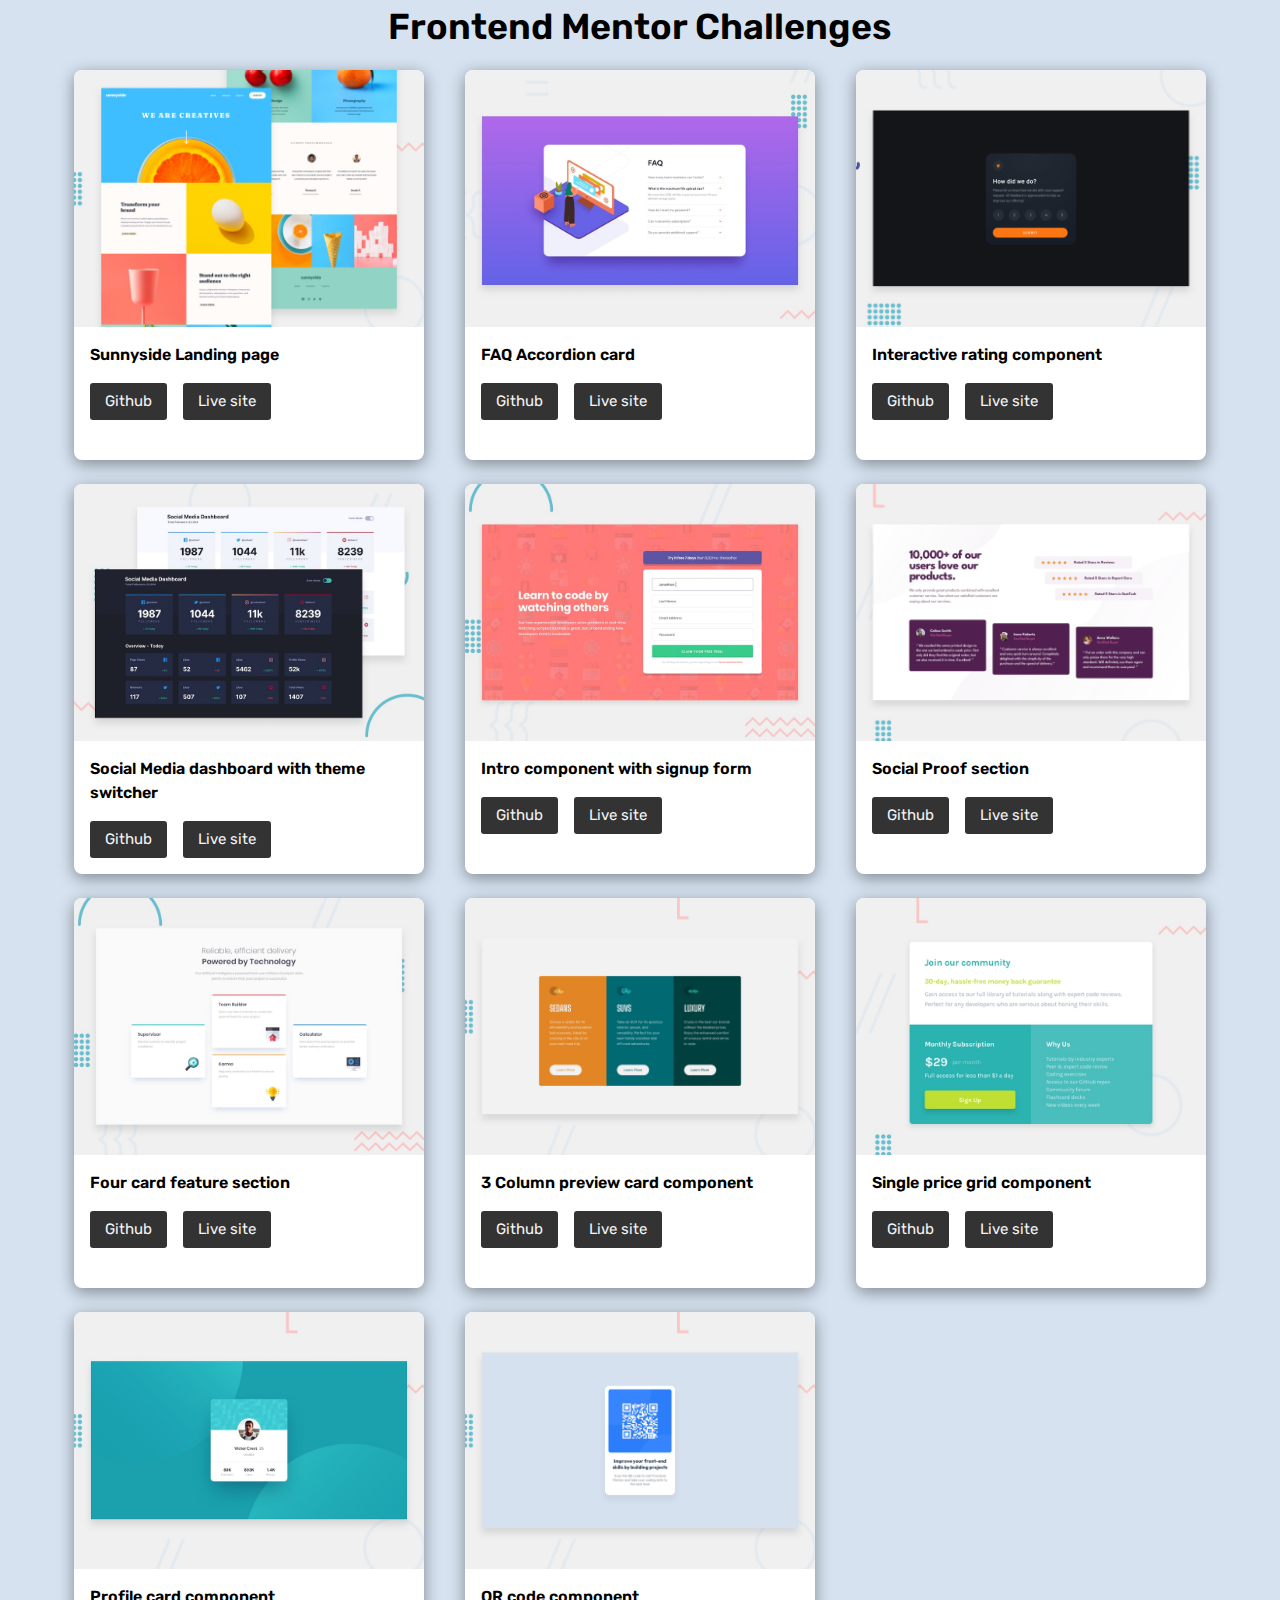
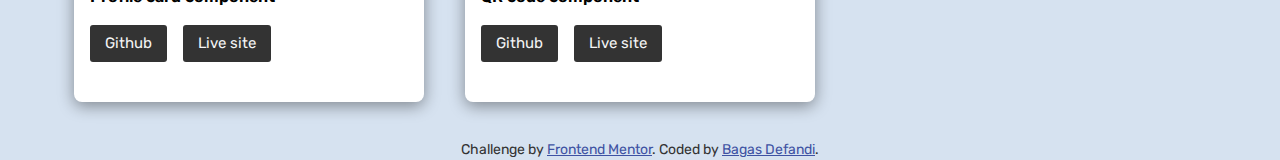
<file: index.html>
<!DOCTYPE html>
<html lang="en">
<head>
    <meta charset="UTF-8">
    <meta http-equiv="X-UA-Compatible" content="IE=edge">
    <meta name="viewport" content="width=device-width, initial-scale=1.0">
    <link rel="icon" type="image/png" sizes="32x32" href="./app/img/favicon-32x32.png"/>
    <title>Frontend Mentor | All Challenge</title>
    <link rel="stylesheet" href="app/style.css">
</head>
<body>
    <header class="container">
        <h1 class="title">Frontend Mentor Challenges</h1>
    </header>
    <main class="container">
        <ul class="card-wrapper">
            <li class="card">
                <a href="https://bagas-defandi-frontend-mentor.netlify.app/sunnyside-agency-landing-page">
                    <img src="./app/img/sunny side landing page/desktop-preview.jpg" alt="sunny side landing page design">
                </a>
                <div class="card__content flow">
                    <h2>Sunnyside Landing page</h2>
                    <div class="flex">
                        <a class="btn" href="https://github.com/bagas-defandi/Frontend-Mentor/tree/master/sunnyside-agency-landing-page">Github</a>
                        <a class="btn" href="https://bagas-defandi-frontend-mentor.netlify.app/sunnyside-agency-landing-page">Live site</a>
                    </div>
                </div>
            </li>
            <li class="card">
                <a href="https://bagas-defandi-frontend-mentor.netlify.app/faq-accordion-card">
                    <img src="./app/img/faq accordion card/desktop-preview.jpg" alt="FAQ Accordion card design">
                </a>
                <div class="card__content flow">
                    <h2>FAQ Accordion card</h2>
                    <div class="flex">
                        <a class="btn" href="https://github.com/bagas-defandi/Frontend-Mentor/tree/master/faq-accordion-card">Github</a>
                        <a class="btn" href="https://bagas-defandi-frontend-mentor.netlify.app/faq-accordion-card">Live site</a>
                    </div>
                </div>
            </li>
            <li class="card">
                <a href="https://bagas-defandi-frontend-mentor.netlify.app/interactive-rating-component">
                    <img src="./app/img/interactive rating component/desktop-preview.jpg" alt="interactive rating component design">
                </a>
                <div class="card__content flow">
                    <h2>Interactive rating component</h2>
                    <div class="flex">
                        <a class="btn" href="https://github.com/bagas-defandi/Frontend-Mentor/tree/master/interactive-rating-component">Github</a>
                        <a class="btn" href="https://bagas-defandi-frontend-mentor.netlify.app/interactive-rating-component">Live site</a>
                    </div>
                </div>
            </li>
            <li class="card">
                <a href="https://bagas-defandi-frontend-mentor.netlify.app/social-media-dashboard-with-theme-switcher">
                    <img src="./app/img/social media dashboard with theme switcher/desktop-preview.jpg" alt="social media dashboard with theme switcher design">
                </a>
                <div class="card__content flow">
                    <h2>Social Media dashboard with theme switcher</h2>
                    <div class="flex">
                        <a class="btn" href="https://github.com/bagas-defandi/Frontend-Mentor/tree/master/social-media-dashboard-with-theme-switcher">Github</a>
                        <a class="btn" href="https://bagas-defandi-frontend-mentor.netlify.app/social-media-dashboard-with-theme-switcher">Live site</a>
                    </div>
                </div>
            </li>
            <li class="card">
                <a href="https://bagas-defandi-frontend-mentor.netlify.app/intro-component-with-signup-form">
                    <img src="./app/img/intro component with signup form/desktop-preview.jpg" alt="intro component with signup form design">
                </a>
                <div class="card__content flow">
                    <h2>Intro component with signup form</h2>
                    <div class="flex">
                        <a class="btn" href="https://github.com/bagas-defandi/Frontend-Mentor/tree/master/intro-component-with-signup-form">Github</a>
                        <a class="btn" href="https://bagas-defandi-frontend-mentor.netlify.app/intro-component-with-signup-form">Live site</a>
                    </div>
                </div>
            </li>
            <li class="card">
                <a href="https://bagas-defandi-frontend-mentor.netlify.app/social-proof-section">
                    <img src="./app/img/social proof section/desktop-preview.jpg" alt="social proof section design">
                </a>
                <div class="card__content flow">
                    <h2>Social Proof section</h2>
                    <div class="flex">
                        <a class="btn" href="https://github.com/bagas-defandi/Frontend-Mentor/tree/master/social-proof-section">Github</a>
                        <a class="btn" href="https://bagas-defandi-frontend-mentor.netlify.app/social-proof-section">Live site</a>
                    </div>
                </div>
            </li>
            <li class="card">
                <a href="https://bagas-defandi-frontend-mentor.netlify.app/four-card-feature-section">
                    <img src="./app/img/four card feature section/desktop-preview.jpg" alt="four card feature section design">
                </a>
                <div class="card__content flow">
                    <h2>Four card feature section</h2>
                    <div class="flex">
                        <a class="btn" href="https://github.com/bagas-defandi/Frontend-Mentor/tree/master/four-card-feature-section">Github</a>
                        <a class="btn" href="https://bagas-defandi-frontend-mentor.netlify.app/four-card-feature-section">Live site</a>
                    </div>
                </div>
            </li>
            <li class="card">
                <a href="https://bagas-defandi-frontend-mentor.netlify.app/3-column-preview-card-component">
                    <img src="./app/img/3 column preview card/desktop-preview.jpg" alt="3 column preview card design">
                </a>
                <div class="card__content flow">
                    <h2>3 Column preview card component</h2>
                    <div class="flex">
                        <a class="btn" href="https://github.com/bagas-defandi/Frontend-Mentor/tree/master/3-column-preview-card-component">Github</a>
                        <a class="btn" href="https://bagas-defandi-frontend-mentor.netlify.app/3-column-preview-card-component">Live site</a>
                    </div>
                </div>
            </li>
            <li class="card">
                <a href="https://bagas-defandi-frontend-mentor.netlify.app/single-price-grid-component">
                    <img src="./app/img/single price grid component/desktop-preview.jpg" alt="Single price grid component design">
                </a>
                <div class="card__content flow">
                    <h2>Single price grid component</h2>
                    <div class="flex">
                        <a class="btn" href="https://github.com/bagas-defandi/Frontend-Mentor/tree/master/single-price-grid-component">Github</a>
                        <a class="btn" href="https://bagas-defandi-frontend-mentor.netlify.app/single-price-grid-component">Live site</a>
                    </div>
                </div>
            </li>
            <li class="card">
                <a href="https://bagas-defandi-frontend-mentor.netlify.app/profile-card-component">
                    <img src="./app/img/profile card component/desktop-preview.jpg" alt="Profile card component design">
                </a>
                <div class="card__content flow">
                    <h2>Profile card component</h2>
                    <div class="flex">
                        <a class="btn" href="https://github.com/bagas-defandi/Frontend-Mentor/tree/master/profile-card-component">Github</a>
                        <a class="btn" href="https://bagas-defandi-frontend-mentor.netlify.app/profile-card-component">Live site</a>
                    </div>
                </div>
            </li>
            <li class="card">
                <a href="https://bagas-defandi-frontend-mentor.netlify.app/QR-code-component">
                    <img src="./app/img/QR code component/desktop-preview.jpg" alt="QR code component design">
                </a>
                <div class="card__content flow">
                    <h2>QR code component</h2>
                    <div class="flex">
                        <a class="btn" href="https://github.com/bagas-defandi/Frontend-Mentor/tree/master/QR-code-component">Github</a>
                        <a class="btn" href="https://bagas-defandi-frontend-mentor.netlify.app/QR-code-component">Live site</a>
                    </div>
                </div>
            </li>
        </ul>
    </main>

    <footer class="attribution">
        Challenge by <a href="https://www.frontendmentor.io?ref=challenge" target="_blank" rel="noopener">Frontend Mentor</a>. 
        Coded by <a href="https://github.com/bagas-defandi" target="_blank" rel="noopener">Bagas Defandi</a>. 
    </footer>
</body>
</html>
</file>
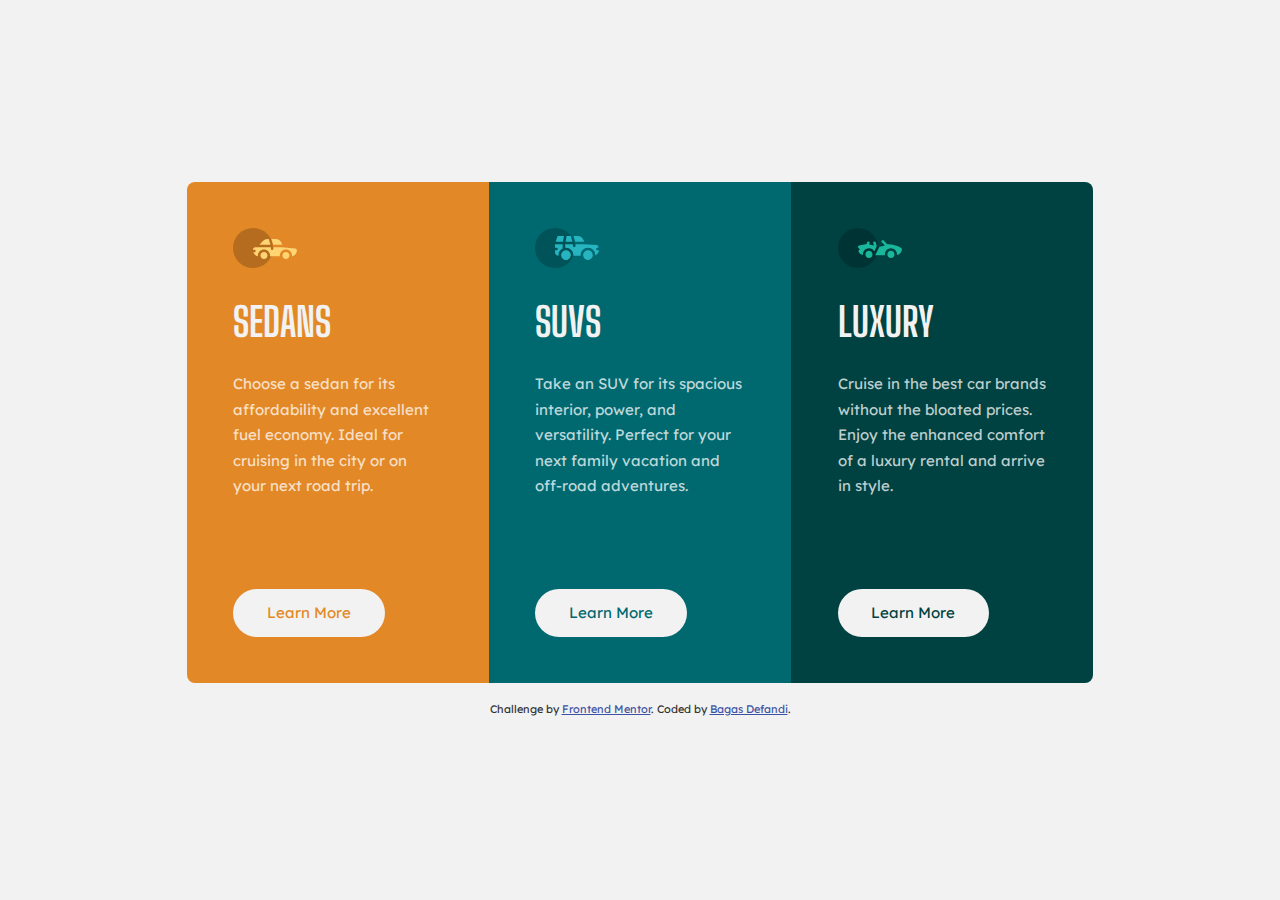
<file: 3-column-preview-card-component/index.html>
<!DOCTYPE html>
<html lang="en">

<head>
  <meta charset="UTF-8">
  <meta name="viewport" content="width=device-width, initial-scale=1.0">
  <!-- displays site properly based on user's device -->
  <link rel="icon" type="image/png" sizes="32x32" href="./images/favicon-32x32.png">
  <title>Frontend Mentor | 3-column preview card component</title>
  <link rel="stylesheet" href="style.css">
</head>

<body>

  <main class="container">
    <h1 class="sr-only">Choose the best car for you!</h1>
    <article class="flow bg-bright-orange">
      <img src="images/icon-sedans.svg" alt="sedan icon">
      <h2 class="heading">Sedans</h2>
      <p>Choose a sedan for its affordability and excellent fuel economy. Ideal for cruising in the city
        or on your next road trip.</p>
      <a class="btn text-bright-orange" href="#">Learn More</a>
    </article>
    <article class="flow bg-dark-cyan">
      <img src="images/icon-suvs.svg" alt="suvs icon">
      <h2 class="heading">SUVs</h2>
      <p>Take an SUV for its spacious interior, power, and versatility. Perfect for your next family vacation
        and off-road adventures.</p>
      <a class="btn text-dark-cyan" href="#">Learn More</a>
    </article>
    <article class="flow bg-very-dark-cyan">
      <img src="images/icon-luxury.svg" alt="luxury icon">
      <h2 class="heading">Luxury</h2>
      <p>Cruise in the best car brands without the bloated prices. Enjoy the enhanced comfort of a luxury
        rental and arrive in style.</p>
      <a class="btn text-very-dark-cyan" href="#">Learn More</a>
    </article>
  </main>


  <footer class="attribution">
    Challenge by <a href="https://www.frontendmentor.io?ref=challenge" target="_blank">Frontend Mentor</a>. 
    Coded by <a href="https://github.com/bagas-defandi/Frontend-Mentor/tree/master/3-column-preview-card-component">Bagas Defandi</a>.
  </footer>
</body>

</html>
</file>
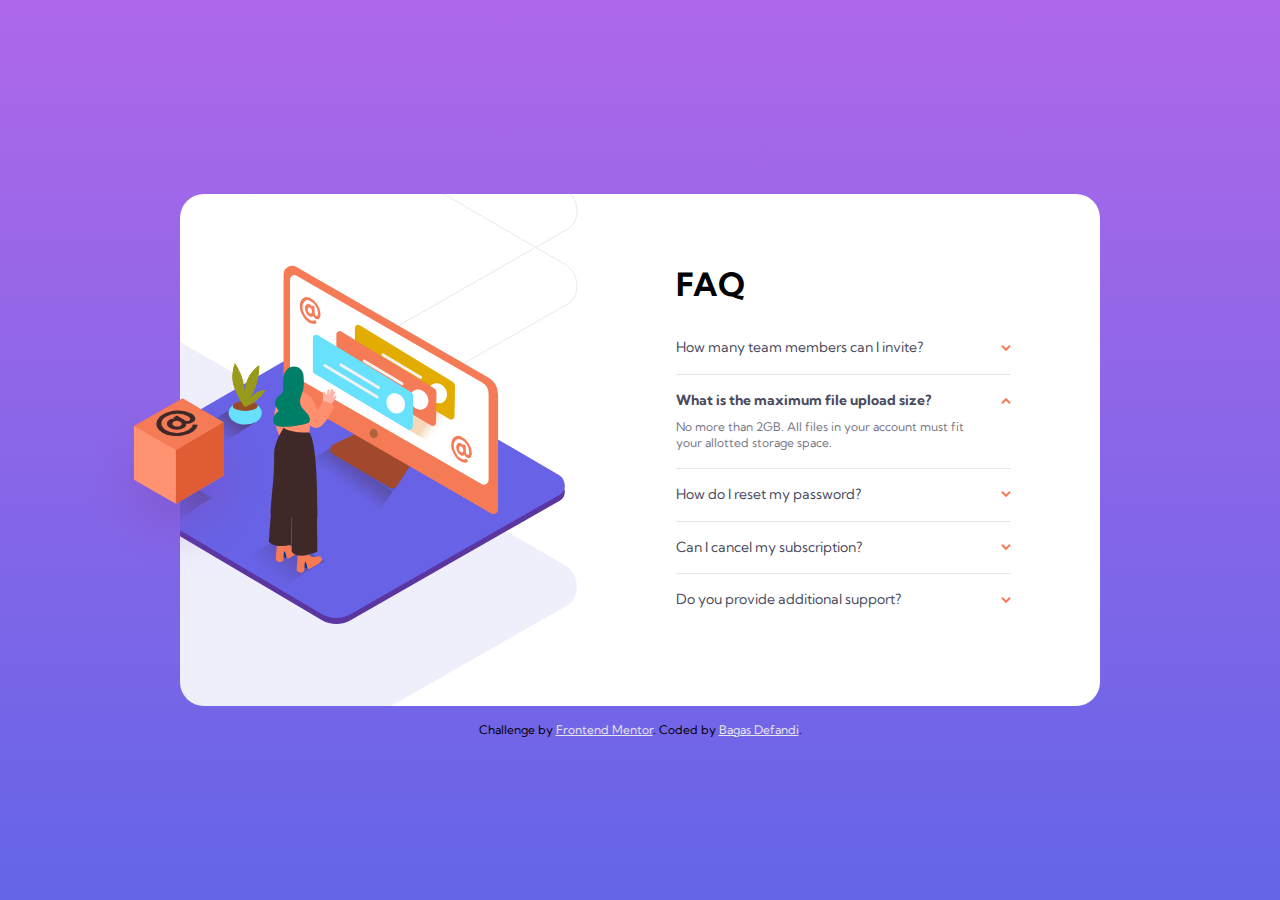
<file: faq-accordion-card/index.html>
<!DOCTYPE html>
<html lang="en">
<head>
  <meta charset="UTF-8">
  <meta name="viewport" content="width=device-width, initial-scale=1.0"> <!-- displays site properly based on user's device -->
  <link rel="icon" type="image/png" sizes="32x32" href="./images/favicon-32x32.png">
  <title>Frontend Mentor | FAQ Accordion Card</title>
  <link rel="stylesheet" href="style.css">
</head>
<body>

  <main class="main">
    <div class="container">
      <h1 class="sr-only">Faq accordion card</h1>
      <section class="image">
        <picture class="image-wrapper">
          <source media="(min-width: 1000px)" srcset="./images/illustration-woman-online-desktop.svg">
          <img src="./images/illustration-woman-online-mobile.svg" alt="" aria-hidden="true" class="illustration">
        </picture>
      </section>
  
      <section class="faq">
        <h2 class="title text-uppercase fw-700">Faq</h2>
        <div class="accordion">
          <details class="accordion__item">
            <summary class="accordion__title">
              How many team members can I invite?
              <img src="./images/icon-arrow-down.svg" alt="" class="arrow-icon">
            </summary>
            <p>You can invite up to 2 additional users on the Free plan. There is no limit on 
              team members for the Premium plan.
            </p>
          </details>
          <details class="accordion__item" open>
            <summary class="accordion__title">
              What is the maximum file upload size?
              <img src="./images/icon-arrow-down.svg" alt="" class="arrow-icon">
            </summary>
            <p>No more than 2GB. All files in your account must fit your allotted storage space.</p>
          </details>
          <details class="accordion__item">
            <summary class="accordion__title">
              How do I reset my password?
              <img src="./images/icon-arrow-down.svg" alt="" class="arrow-icon">
            </summary>
            <p>Click “Forgot password” from the login page or “Change password” from your profile page.
              A reset link will be emailed to you.
            </p>
          </details>
          <details class="accordion__item">
            <summary class="accordion__title">
              Can I cancel my subscription?
              <img src="./images/icon-arrow-down.svg" alt="" class="arrow-icon">
            </summary>
            <p>Yes! Send us a message and we’ll process your request no questions asked.</p>
          </details>
          <details class="accordion__item">
            <summary class="accordion__title">
              Do you provide additional support?
              <img src="./images/icon-arrow-down.svg" alt="" class="arrow-icon">
            </summary>
            <p>Chat and email support is available 24/7. Phone lines are open during normal business hours.</p>
          </details>
        </div>
      </section>
    </div>
  </main>

  <footer class="attribution">
    Challenge by <a href="https://www.frontendmentor.io?ref=challenge" target="_blank">Frontend Mentor</a>. 
    Coded by <a href="https://github.com/bagas-defandi">Bagas Defandi</a>.
  </footer>
</body>
</html>
</file>
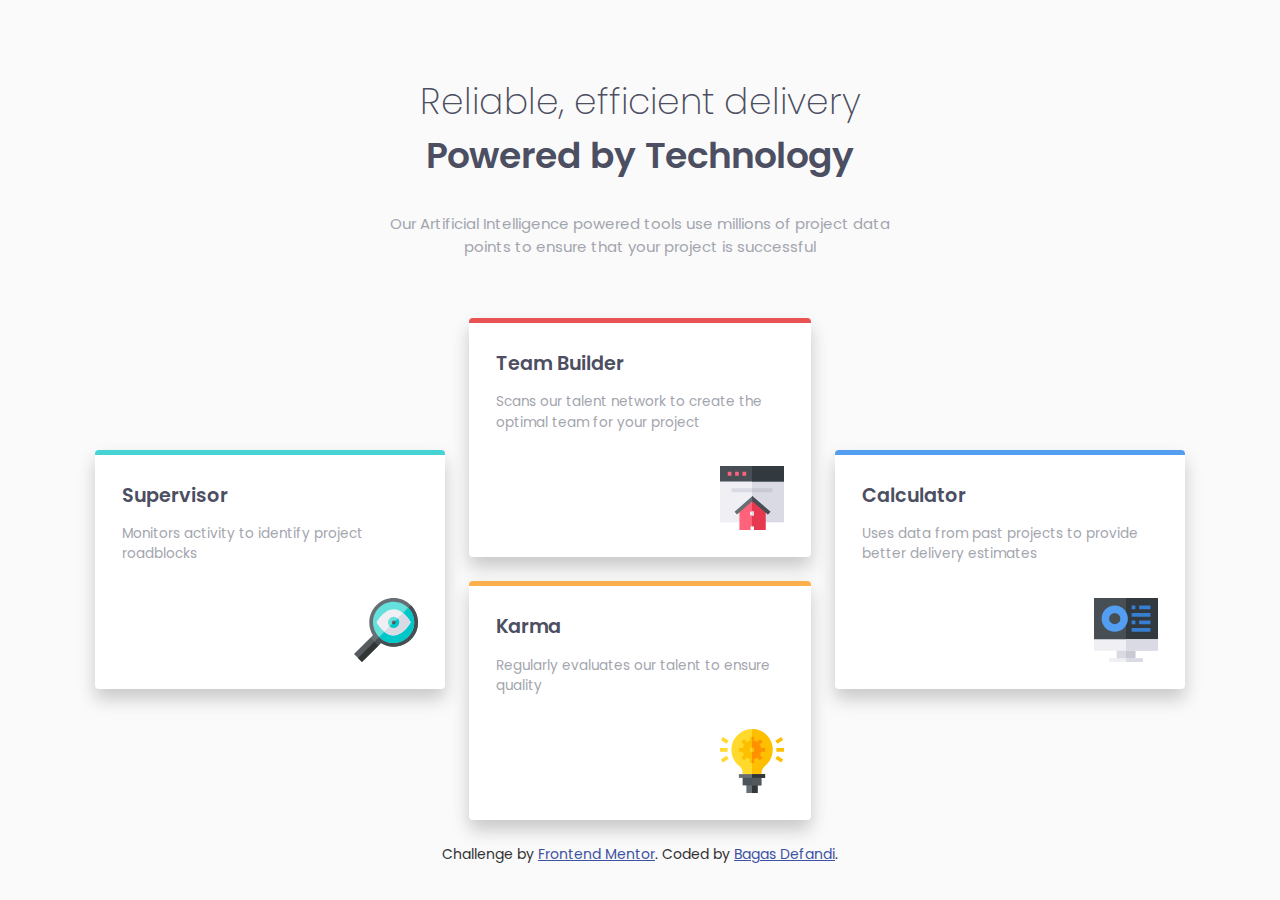
<file: four-card-feature-section/index.html>
<!DOCTYPE html>
<html lang="en">
<head>
  <meta charset="UTF-8">
  <meta name="viewport" content="width=device-width, initial-scale=1.0"> <!-- displays site properly based on user's device -->
  <link rel="icon" type="image/png" sizes="32x32" href="./images/favicon-32x32.png">
  <title>Frontend Mentor | Four card feature section</title>
  <link rel="stylesheet" href="style.css">
</head>
<body>
  <header class="header container flow">
    <h1>
      Reliable, efficient delivery
      <span>Powered by Technology</span>
    </h1>
    <p>
      Our Artificial Intelligence powered tools use millions of project data points 
      to ensure that your project is successful
    </p>
  </header>

  <main class="container">
    <section class="feature">
      <div class="feature__card flow feature__card-supervisor">
        <h2>Supervisor</h2>
        <p>Monitors activity to identify project roadblocks</p>
        <img src="./images/icon-supervisor.svg" alt="" aria-hidden="true">
      </div>
      <div class="feature__card flow feature__card-team">
        <h2>Team Builder</h2>
        <p>Scans our talent network to create the optimal team for your project</p>
        <img src="./images/icon-team-builder.svg" alt="" aria-hidden="true">
      </div>
      <div class="feature__card flow feature__card-karma">
        <h2>Karma</h2>
        <p>Regularly evaluates our talent to ensure quality</p>
        <img src="./images/icon-karma.svg" alt="" aria-hidden="true">
      </div>
      <div class="feature__card flow feature__card-calculator">
        <h2>Calculator</h2>
        <p>Uses data from past projects to provide better delivery estimates</p>
        <img src="./images/icon-calculator.svg" alt="" aria-hidden="true">
      </div>
    </section>
  </main>
  
  <footer>
    <p class="attribution">
      Challenge by <a href="https://www.frontendmentor.io?ref=challenge" target="_blank" rel="noopener">Frontend Mentor</a>. 
      Coded by <a class="nowrap" href="https://github.com/bagas-defandi/Frontend-Mentor/tree/master/four-card-feature-section" rel="noopener">Bagas Defandi</a>.
    </p>
  </footer>
</body>
</html>
</file>
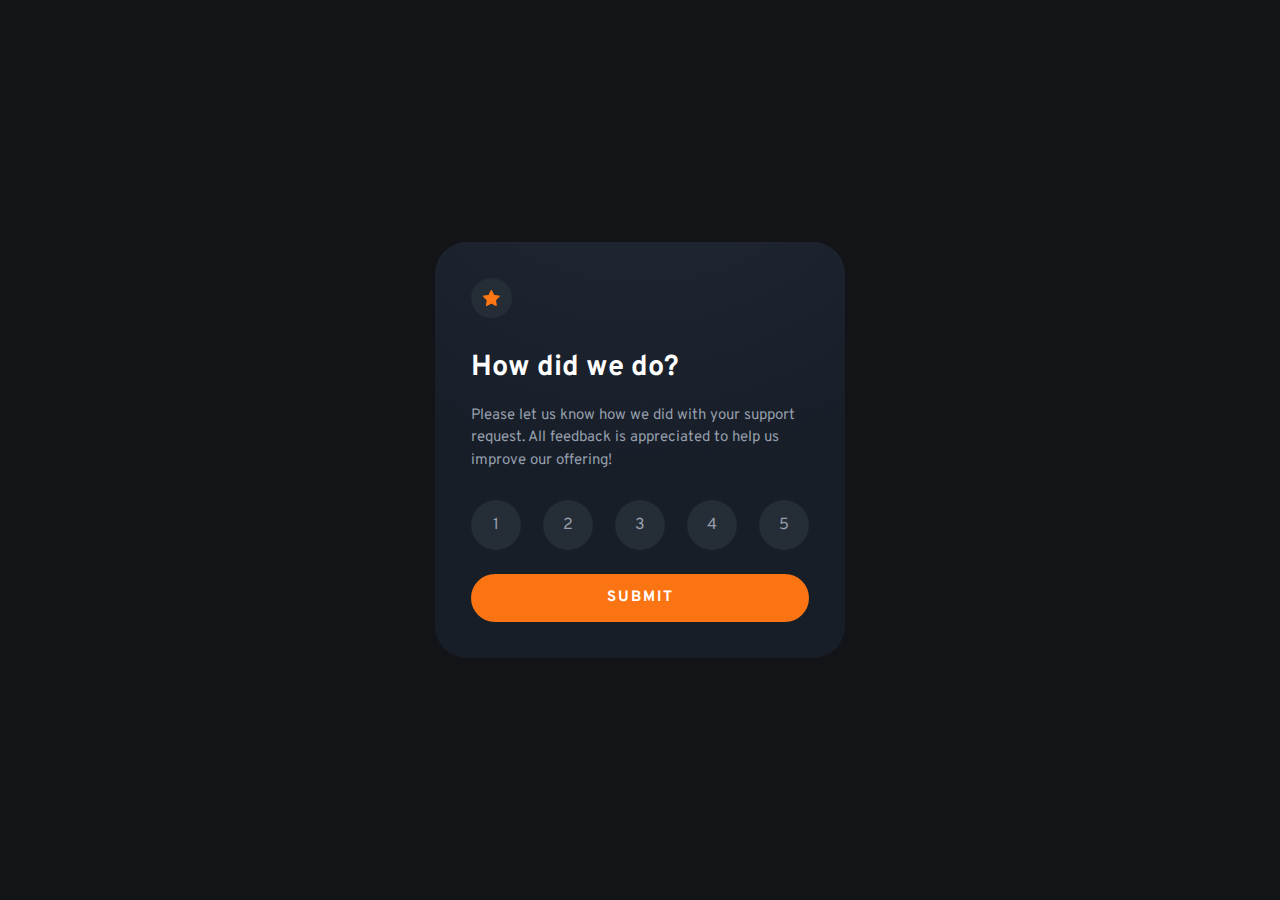
<file: interactive-rating-component/index.html>
<!DOCTYPE html>
<html lang="en">
<head>
  <meta charset="UTF-8">
  <meta name="viewport" content="width=device-width, initial-scale=1.0"> <!-- displays site properly based on user's device -->
  <link rel="icon" type="image/png" sizes="32x32" href="./images/favicon-32x32.png">
  <title>Frontend Mentor | Interactive rating component</title>
  <link rel="stylesheet" href="style.css">
  <script src="script.js" defer></script>
</head>
<body>

  <main class="main">
    <h1 class="sr-only">Interactive Rating Component</h1>
    <!-- Rating state start -->
    <div class="card-container">

      <article class="card card--rating flow">
        <div class="star">
          <img src="./images/icon-star.svg" alt="" aria-hidden="true">
        </div>
        <h2>How did we do?</h2>
        <p> Please let us know how we did with your support request. All feedback is appreciated 
          to help us improve our offering!
        </p>
        <form style="--flow-space: 1.75rem;">
          <input class="radio" type="radio" name="chooseNumber" id="number1" value="1">
          <label for="number1">1</label>
          <input class="radio" type="radio" name="chooseNumber" id="number2" value="2">
          <label for="number2">2</label>
          <input class="radio" type="radio" name="chooseNumber" id="number3" value="3">
          <label for="number3">3</label>
          <input class="radio" type="radio" name="chooseNumber" id="number4" value="4">
          <label for="number4">4</label>
          <input class="radio" type="radio" name="chooseNumber" id="number5" value="5">
          <label for="number5">5</label> 
          <button class="btn-submit" type="submit">Submit</button>
        </form>
      </article>
        <!-- Rating state end -->
    
        <!-- Thank you state start -->
        <article class="card card--thanks flow text-center">
          <img src="./images/illustration-thank-you.svg" alt="" aria-hidden="true">
          <P class="selected">You selected - out of 5</P>
          <h2>Thank You!</h2>
          <p>We appreciate you taking the time to give a rating. If you ever need more support, 
            don’t hesitate to get in touch!
          </p>
        </article>
        <!-- Thank you state end -->
    </div>
  </main>

</body>
</html>
</file>
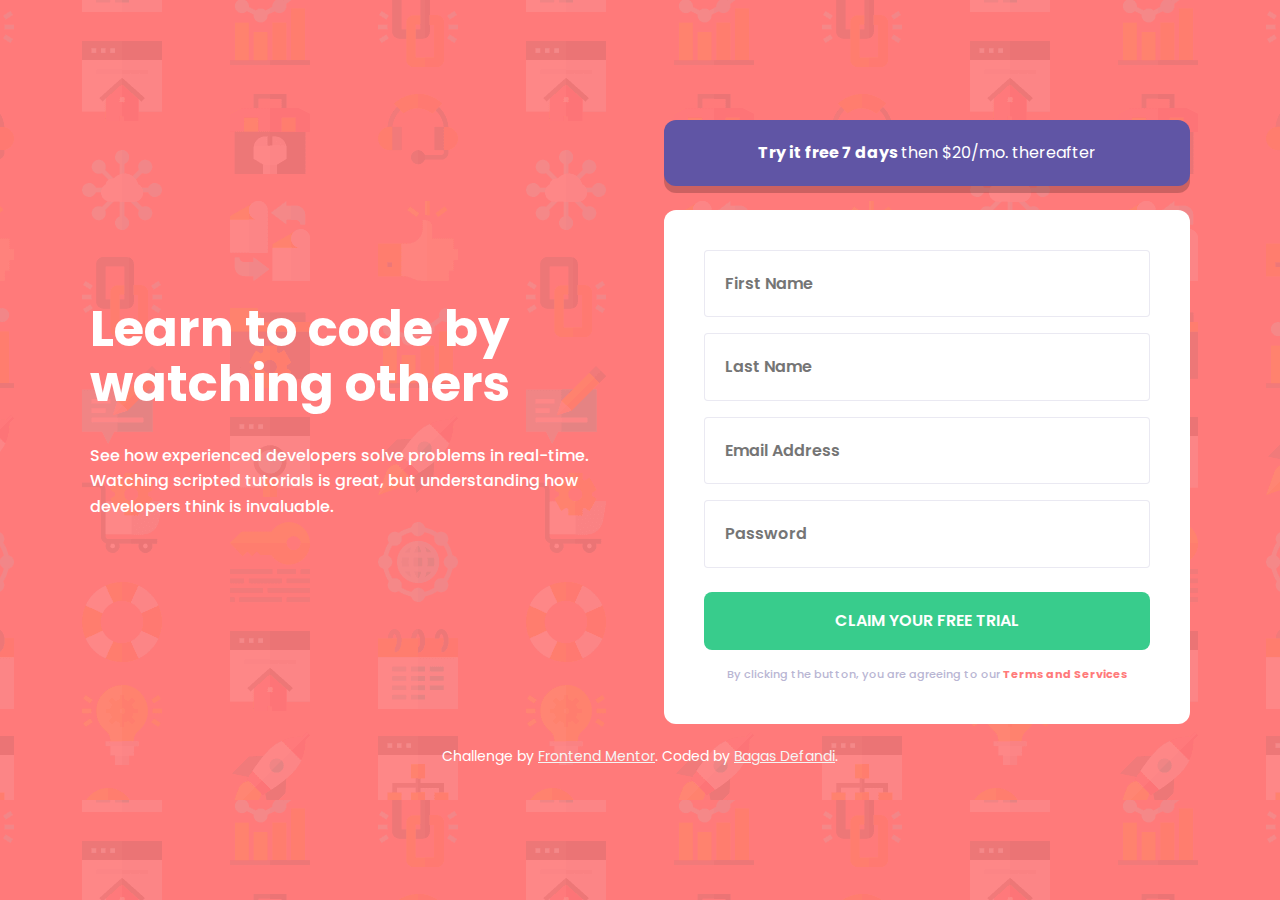
<file: intro-component-with-signup-form/index.html>
<!DOCTYPE html>
<html lang="en">
<head>
  <meta charset="UTF-8">
  <meta name="viewport" content="width=device-width, initial-scale=1.0"> <!-- displays site properly based on user's device -->
  <link rel="icon" type="image/png" sizes="32x32" href="./images/favicon-32x32.png"> 
  <title>Frontend Mentor | Intro component with sign up form</title>
  <link rel="stylesheet" href="style.css">
  <script src="script.js" defer></script>
</head>
<body>

  <main class="intro container">
    <div class="intro__text flow">
      <h1>Learn to code by watching others</h1>
      <p>See how experienced developers solve problems in real-time. Watching scripted tutorials is great, 
        but understanding how developers think is invaluable. </p>
    </div>
    <div class="intro__form flow">
      <div class="intro__form-try">
        <p>Try it free 7 days <span>then $20/mo. thereafter</span></p>
      </div>
      <form action="" method="post" class="form flow" id="introForm">
        <div class="form__container">
          <input class="form__input" type="text" name="firstName" id="firstName" placeholder="First Name" required>
          <img src="./images/icon-error.svg" alt="" aria-hidden="true">
        </div>
        <div class="form__container">
          <input class="form__input" type="text" name="lastName" id="lastName" placeholder="Last Name" required>
          <img src="./images/icon-error.svg" alt="" aria-hidden="true">
        </div>
        <div class="form__container">
          <input class="form__input" type="email" name="email" id="email" placeholder="Email Address" required>
          <img src="./images/icon-error.svg" alt="" aria-hidden="true">
        </div>
        <div class="form__container">
          <input class="form__input" type="password" name="password" id="password" placeholder="Password" required>
          <img src="./images/icon-error.svg" alt="" aria-hidden="true">
        </div>
        <button class="button-submit text-upppercase"type="submit">Claim your free trial </button>
        <p class="text-terms">By clicking the button, you are agreeing to our <a class="text-link"href="#">Terms and Services</a href="#"></p>
      </form>
    </div>
  </main>
  
  <footer class="container">
    <p class="attribution">
      Challenge by <a href="https://www.frontendmentor.io?ref=challenge" target="_blank" rel="noopener">Frontend Mentor</a>. 
      Coded by <a class="nowrap" href="https://github.com/bagas-defandi/Frontend-Mentor/tree/master/intro-component-with-signup-form" target="_blank" rel="noopener">Bagas Defandi</a>.
    </p>
  </footer>
</body>
</html>
</file>
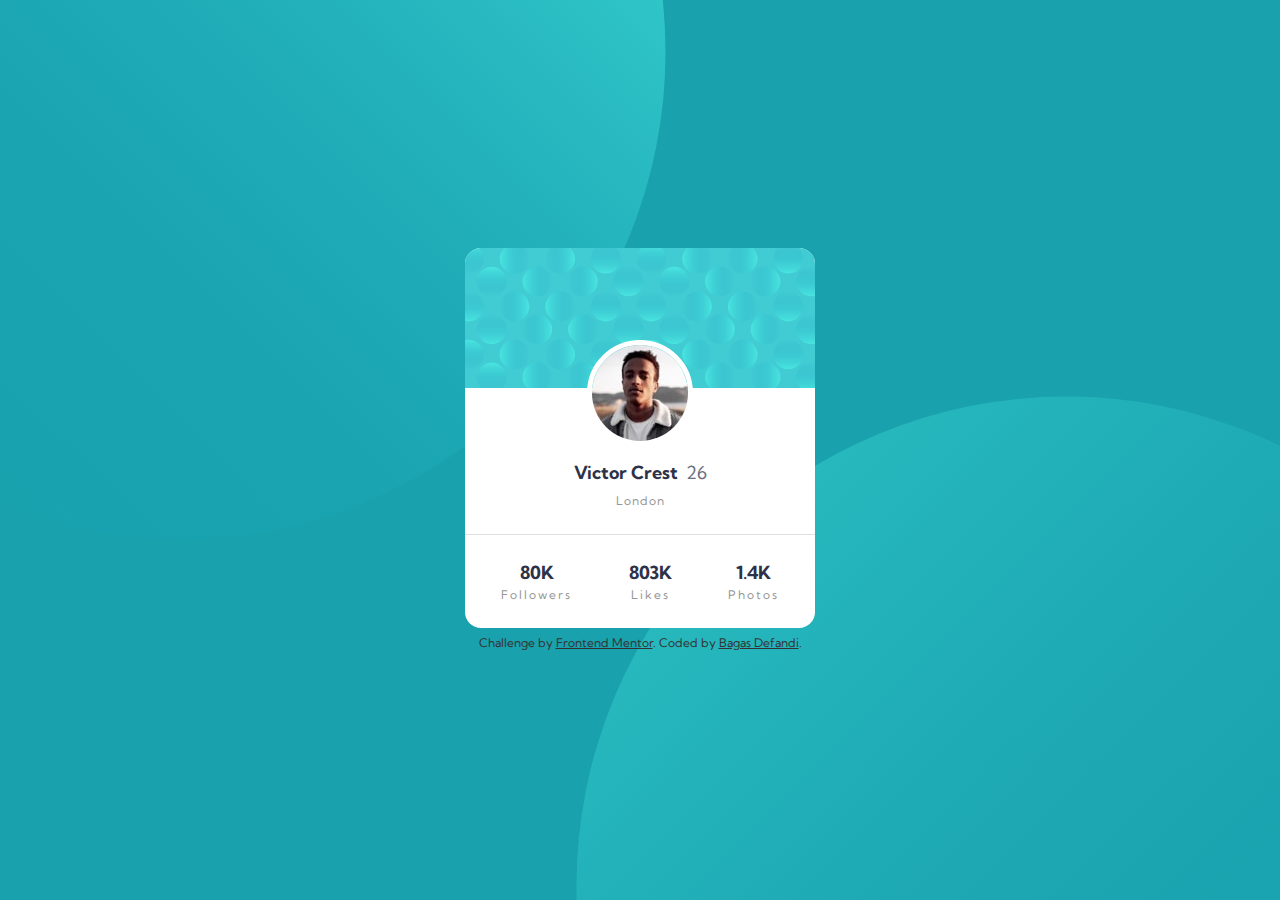
<file: profile-card-component/index.html>
<!DOCTYPE html>
<html lang="en">
<head>
  <meta charset="UTF-8">
  <meta name="viewport" content="width=device-width, initial-scale=1.0"> <!-- displays site properly based on user's device -->
  <link rel="icon" type="image/png" sizes="32x32" href="./images/favicon-32x32.png">
  <title>Frontend Mentor | Profile card component</title>
  <link rel="stylesheet" href="style.css">
</head>
<body>
  <main class="card">
    <img src="images/bg-pattern-card.svg" alt="Pattern Profile Card">
    <div class="card__image">
      <img src="images/image-victor.jpg" alt="Victor Profile Picture">
      <h1>Victor Crest &nbsp;<span class="text-gray">26</span></h1>
      <p>London</p>
    </div>
    <div class="card__container">
      <div class="card__info">
        <div class="card__info-col">
            <h2>80K</h2>
            <p>Followers</p>
        </div>
        <div class="card__info-col">
            <h2>803K</h2>
            <p>Likes</p>
        </div>
        <div class="card__info-col">
            <h2>1.4K</h2>
            <p>Photos</p>
        </div>
      </div>
    </div>
  </main>

  <footer class="attribution">
    Challenge by <a href="https://www.frontendmentor.io?ref=challenge" target="_blank">Frontend Mentor</a>. 
    Coded by <a href="https://github.com/bagas-defandi/Frontend-Mentor/tree/master/profile-card-component">Bagas Defandi</a>.
  </footer>
</body>
</html>
</file>
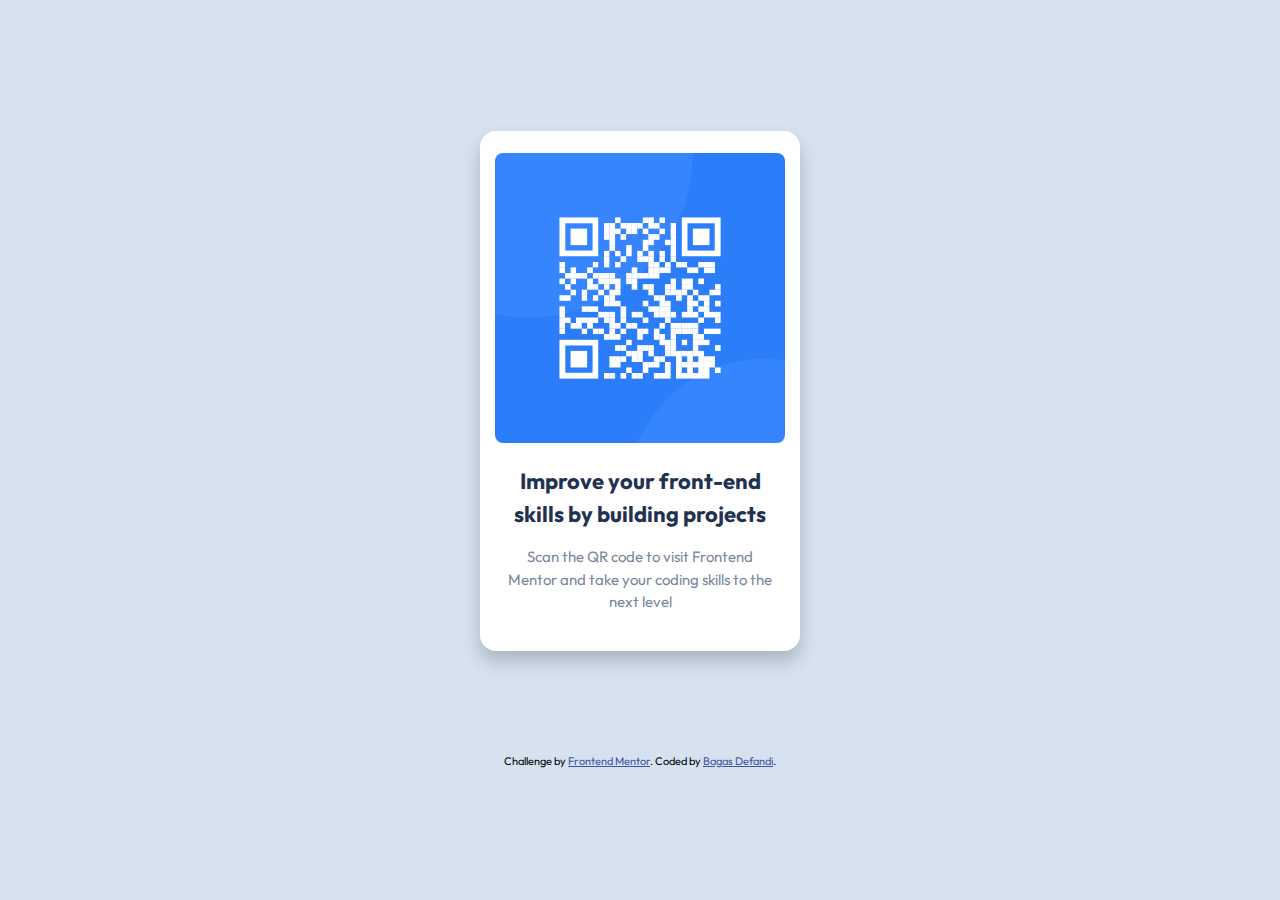
<file: QR-code-component/index.html>
<!DOCTYPE html>
<html lang="en">
<head>
  <meta charset="UTF-8">
  <meta name="viewport" content="width=device-width, initial-scale=1.0"> <!-- displays site properly based on user's device -->
  <link rel="icon" type="image/png" sizes="32x32" href="./images/favicon-32x32.png">
  <title>Frontend Mentor | QR code component</title>
  <link rel="stylesheet" href="style.css">
  <!-- Feel free to remove these styles or customise in your own stylesheet 👍 -->
  <style>
    .attribution { font-size: 11px; text-align: center; }
    .attribution a { color: hsl(228, 45%, 44%); }
  </style>
</head>
<body>

  <main class="card flow">
      <img src="images/image-qr-code.png" alt="QR Code Image" height="576" width="576">
      <h1>Improve your front-end skills by building projects</h1>
      <p> Scan the QR code to visit Frontend Mentor and take your coding skills to the next level</p>
  </main>

  <footer class="attribution">
    Challenge by <a href="https://www.frontendmentor.io?ref=challenge" target="_blank">Frontend Mentor</a>. 
    Coded by <a href="https://github.com/bagas-defandi" target="_blank">Bagas Defandi</a>. 
  </footer>
</body>
</html>
</file>
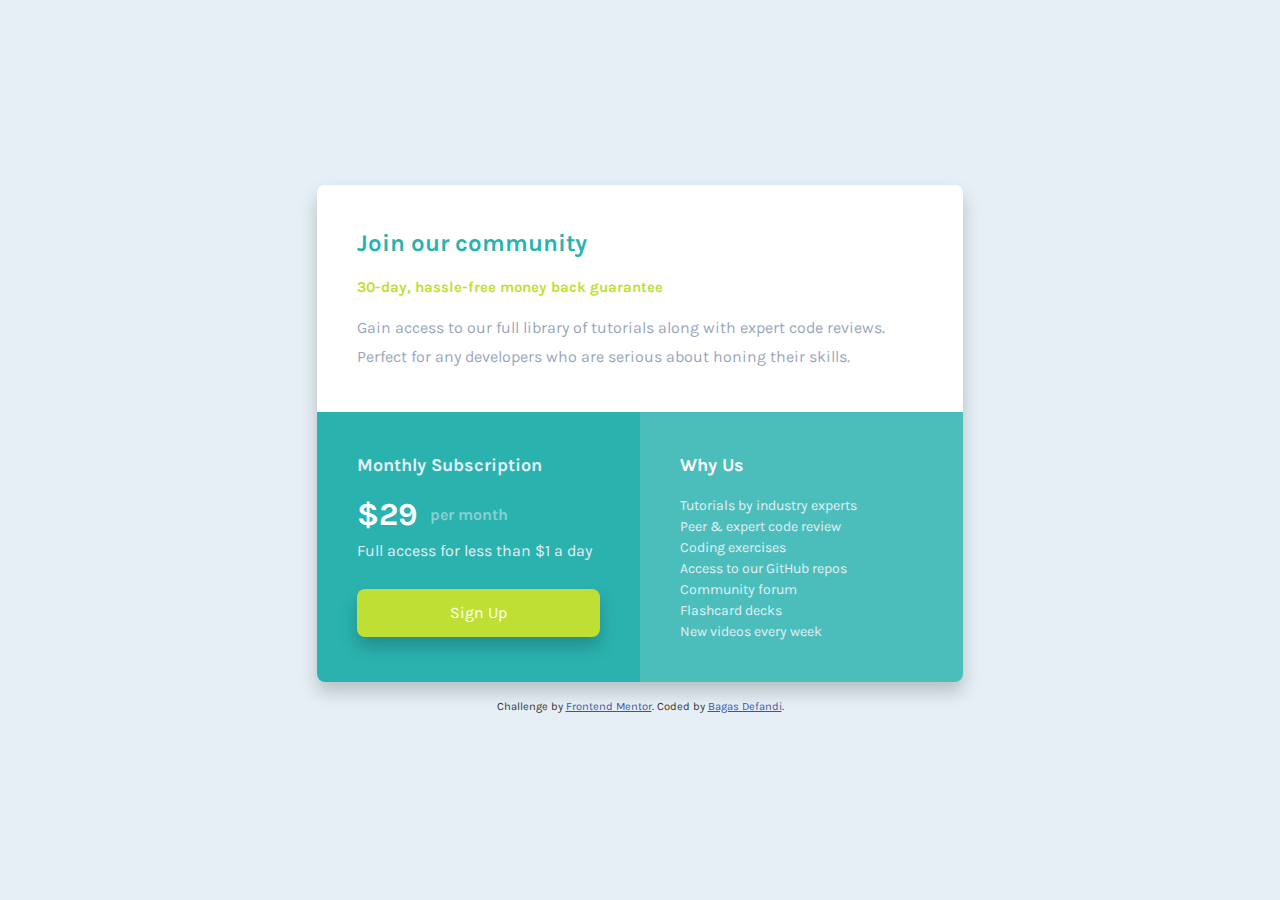
<file: single-price-grid-component/index.html>
<!DOCTYPE html>
<html lang="en">
<head>
  <meta charset="UTF-8">
  <meta name="viewport" content="width=device-width, initial-scale=1.0"> <!-- displays site properly based on user's device -->
  <link rel="icon" type="image/png" sizes="32x32" href="./images/favicon-32x32.png">
  <title>Frontend Mentor | Single Price Grid Component</title>
  <link rel="stylesheet" href="style.css">
</head>
<body>

  <main class="container">
    <section class="join flow">
      <h1>Join our community</h1>
      <h2>30-day, hassle-free money back guarantee</h2>
      <p>Gain access to our full library of tutorials along with expert code reviews. 
        Perfect for any developers who are serious about honing their skills.</p>
    </section>

    <section class="subscription flow">
      <h2>Monthly Subscription</h2>
      <h3><span class="text-big">&dollar;29</span>&nbsp;&nbsp; per month</h3>
      <p>Full access for less than &dollar;1 a day</p>
      <a href="#" class="btn">Sign Up</a>
    </section>

    <section class="reason flow">
        <h2>Why Us</h2>
        <ul>
          <li>Tutorials by industry experts</li>
          <li>Peer &amp; expert code review</li>
          <li>Coding exercises</li>
          <li>Access to our GitHub repos</li>
          <li>Community forum</li>
          <li>Flashcard decks</li>
          <li>New videos every week</li>
        </ul>
    </section>
  </main>
  <footer>
    <p class="attribution">
      Challenge by <a href="https://www.frontendmentor.io?ref=challenge" target="_blank">Frontend Mentor</a>. 
      Coded by <a href="https://github.com/bagas-defandi/Frontend-Mentor/tree/master/single-price-grid-component">Bagas Defandi</a>.
    </p>
  </footer>
</body>
</html>
</file>
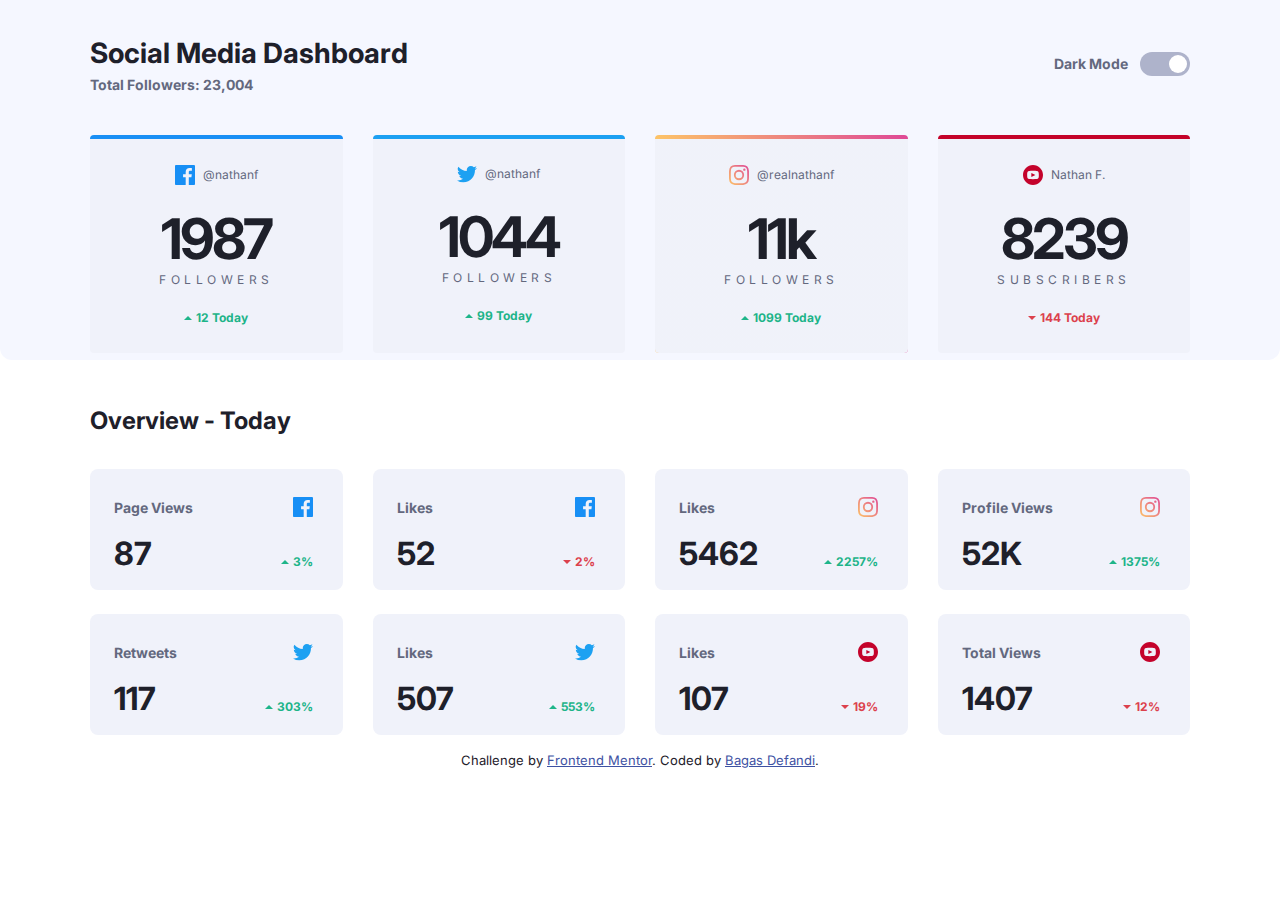
<file: social-media-dashboard-with-theme-switcher/index.html>
<!DOCTYPE html>
<html lang="en">
<head>
  <meta charset="UTF-8">
  <meta name="viewport" content="width=device-width, initial-scale=1.0"> <!-- displays site properly based on user's device -->
  <link rel="icon" type="image/png" sizes="32x32" href="./images/favicon-32x32.png">
  <title>Frontend Mentor | Social Media Dashboard</title>
  <link rel="stylesheet" href="style.css">
  <script src="script.js" defer></script>
</head>
<body>
  <header class="header">
    <div class="container">
      <div class="header__text">
        <h1>Social Media Dashboard</h1>
        <p>Total Followers: 23,004</p>
      </div>
      <div class="header__theme-wrapper">
        <label for="theme" class="theme" aria-label="change theme">
          <span class="theme--text">Dark Mode</span>
          <input type="checkbox" id="theme">
          <span class="theme--btn"></span>
        </label>
      </div>
    </div>
  </header>
  
  <main>
    <section class="overview">
      <div class="container">
        <div class="overview__card flow overview__card--facebook ">
          <div class="overview__account">
            <img src="./images/icon-facebook.svg" alt="" aria-hidden="true">
            <p class="fs-200">@nathanf</p>
          </div>
          <div class="overview__details">
            <p class="fs-900 fw-700 letter-spacing-1">1987</p>
            <p class="fs-200 text-uppercase letter-spacing-2 text-1">Followers</p>
          </div>
          <div class="progress">
            <img src="./images/icon-up.svg" alt="" aria-hidden="true" width="8" height="4">
            <p class="fs-200 text-green">12 Today</p>
          </div>
        </div>
        <div class="overview__card flow overview__card--twitter">
          <div class="overview__account">
            <img src="./images/icon-twitter.svg" alt="" aria-hidden="true">
            <p class="fs-200">@nathanf</p>
          </div>
          <div class="overview__details">
            <p class="fs-900 fw-700 letter-spacing-1">1044</p>
            <p class="fs-200 text-uppercase letter-spacing-2 text-1">Followers</p>
          </div>
          <div class="progress">
            <img src="./images/icon-up.svg" alt="" aria-hidden="true" width="8" height="4">
            <p class="fs-200 text-green">99 Today</p>
          </div>
        </div>
        <div class="overview__card flow overview__card--instagram">
          <div class="overview__account">
            <img src="./images/icon-instagram.svg" alt="" aria-hidden="true">
            <p class="fs-200">@realnathanf</p>
          </div>
          <div class="overview__details">
            <p class="fs-900 fw-700 letter-spacing-1">11k</p>
            <p class="fs-200 text-uppercase letter-spacing-2 text-1">Followers</p>
          </div>
          <div class="progress">
            <img src="./images/icon-up.svg" alt="" aria-hidden="true" width="8" height="4">
            <p class="fs-200 text-green">1099 Today</p>
          </div>
        </div>
        <div class="overview__card flow overview__card--youtube">
          <div class="overview__account">
            <img src="./images/icon-youtube.svg" alt="" aria-hidden="true">
            <p class="fs-200">Nathan F.</p>
          </div>
          <div class="overview__details">
            <p class="fs-900 fw-700 letter-spacing-1">8239</p>
            <p class="fs-200 text-uppercase letter-spacing-2  text-1">Subscribers</p>
          </div>
          <div class="progress">
            <img src="./images/icon-down.svg" alt="" aria-hidden="true" width="8" height="4">
            <p class="fs-200 text-red">144 Today</p>
          </div>
        </div>
      </div>
    </section>

    <section class="today">
      <div class="container">
        <h2>Overview - Today</h2>
        <div class="today-card-container">
          <div class="today__card">
            <p class="fs-300 fw-700 text-1">Page Views</p>
            <img src="./images/icon-facebook.svg" alt="" aria-hidden="true">
            <p class="fs-700 fw-700">87</p>
            <div class="progress progress--today">
              <img src="./images/icon-up.svg" alt="" aria-hidden="true" width="8" height="4">
              <p class="fs-200 text-green"> 3%</p>
            </div>
          </div>
          <div class="today__card">
            <p class="fs-300 fw-700 text-1">Likes</p>
            <img src="./images/icon-facebook.svg" alt="" aria-hidden="true">
            <p class="fs-700 fw-700">52</p>
            <div class="progress progress--today">
              <img src="./images/icon-down.svg" alt="" aria-hidden="true" width="8" height="4">
              <p class="fs-200 text-red">2%</p>
            </div>
          </div>
          <div class="today__card">
            <p class="fs-300 fw-700 text-1">Likes</p>
            <img src="./images/icon-instagram.svg" alt="" aria-hidden="true">
            <p class="fs-700 fw-700">5462</p>
            <div class="progress progress--today">
              <img src="./images/icon-up.svg" alt="" aria-hidden="true" width="8" height="4">
              <p class="fs-200 text-green">2257%</p>
            </div>
          </div>
          <div class="today__card">
            <p class="fs-300 fw-700 text-1">Profile Views</p>
            <img src="./images/icon-instagram.svg" alt="" aria-hidden="true">
            <p class="fs-700 fw-700">52K</p>
            <div class="progress progress--today">
              <img src="./images/icon-up.svg" alt="" aria-hidden="true" width="8" height="4">
              <p class="fs-200 text-green">1375%</p>
            </div>
          </div>
          <div class="today__card">
            <p class="fs-300 fw-700 text-1">Retweets</p>
            <img src="./images/icon-twitter.svg" alt="" aria-hidden="true">
            <p class="fs-700 fw-700">117</p>
            <div class="progress progress--today">
              <img src="./images/icon-up.svg" alt="" aria-hidden="true" width="8" height="4">
              <p class="fs-200 text-green">303%</p>
            </div>
          </div>
          <div class="today__card">
            <p class="fs-300 fw-700 text-1">Likes</p>
            <img src="./images/icon-twitter.svg" alt="" aria-hidden="true">
            <p class="fs-700 fw-700">507</p>
            <div class="progress progress--today">
              <img src="./images/icon-up.svg" alt="" aria-hidden="true" width="8" height="4">
              <p class="fs-200 text-green">553%</p>
            </div>
          </div>
          <div class="today__card">
            <p class="fs-300 fw-700 text-1">Likes</p>
            <img src="./images/icon-youtube.svg" alt="" aria-hidden="true">
            <p class="fs-700 fw-700">107</p>
            <div class="progress progress--today">
              <img src="./images/icon-down.svg" alt="" aria-hidden="true" width="8" height="4">
              <p class="fs-200 text-red">19%</p>
            </div>
          </div>
          <div class="today__card">
            <p class="fs-300 fw-700 text-1">Total Views</p>
            <img src="./images/icon-youtube.svg" alt="" aria-hidden="true">
            <p class="fs-700 fw-700">1407</p>
            <div class="progress progress--today">
              <img src="./images/icon-down.svg" alt="" aria-hidden="true" width="8" height="4">
              <p class="fs-200 text-red">12%</p>
            </div>
          </div>
        </div>
      </div>
    </section>
  </main>
  
  <footer class="attribution">
    Challenge by <a href="https://www.frontendmentor.io?ref=challenge" target="_blank" rel="noopener">Frontend Mentor</a>. 
    Coded by <a href="https://github.com/bagas-defandi" target="_blank" rel="noopener">Bagas Defandi</a>.
  </footer>
</body>
</html>
</file>
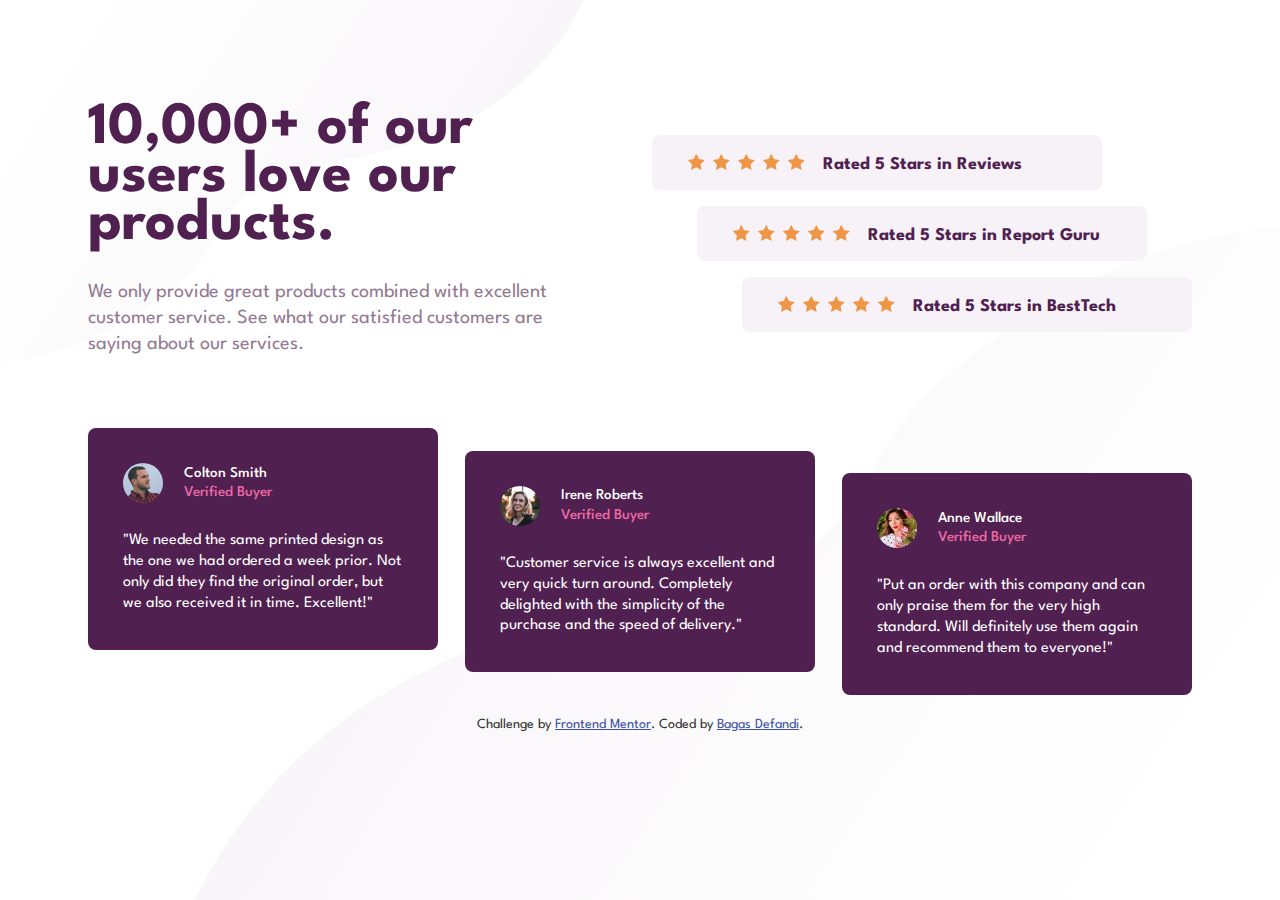
<file: social-proof-section/index.html>
<!DOCTYPE html>
<html lang="en">
  <head>
    <meta charset="UTF-8" />
    <meta name="viewport" content="width=device-width, initial-scale=1.0" />
    <!-- displays site properly based on user's device -->
    <link
      rel="icon"
      type="image/png"
      sizes="32x32"
      href="./images/favicon-32x32.png"
    />
    <title>Frontend Mentor | Social proof section</title>
    <link rel="stylesheet" href="style.css">
  </head>
  <body>

    <main class="flow">
      <section class="products container flow">
        <div class="products__text flow">
          <h1>10,000+ of our users love our products.</h1>
          <p>We only provide great products combined with excellent customer service.
            See what our satisfied customers are saying about our services.</p>
        </div>

        <ul class="products__rating">
          <li class="products__rating-list flow">
            <div class="star-container">
              <img src="./images/icon-star.svg" alt="" aria-hidden="true">
              <img src="./images/icon-star.svg" alt="" aria-hidden="true">
              <img src="./images/icon-star.svg" alt="" aria-hidden="true">
              <img src="./images/icon-star.svg" alt="" aria-hidden="true">
              <img src="./images/icon-star.svg" alt="" aria-hidden="true">
            </div>
            <p class="text-rating"> Rated 5 Stars in Reviews</p>
          </li>
          <li class="products__rating-list flow">
            <div class="star-container">
              <img src="./images/icon-star.svg" alt="" aria-hidden="true">
              <img src="./images/icon-star.svg" alt="" aria-hidden="true">
              <img src="./images/icon-star.svg" alt="" aria-hidden="true">
              <img src="./images/icon-star.svg" alt="" aria-hidden="true">
              <img src="./images/icon-star.svg" alt="" aria-hidden="true">  
            </div>
            <p class="text-rating"> Rated 5 Stars in Report Guru</p>
          </li>
          <li class="products__rating-list flow">
            <div class="star-container">
              <img src="./images/icon-star.svg" alt="" aria-hidden="true">
              <img src="./images/icon-star.svg" alt="" aria-hidden="true">
              <img src="./images/icon-star.svg" alt="" aria-hidden="true">
              <img src="./images/icon-star.svg" alt="" aria-hidden="true">
              <img src="./images/icon-star.svg" alt="" aria-hidden="true">  
            </div>
            <p class="text-rating"> Rated 5 Stars in BestTech</p>
          </li>
        </ul>
      </section>

      <section class="testimonials">
        <ul class="testimonials__container container">
          <li class="testimonials__card flow">
            <figure>
              <img src="./images/image-colton.jpg" alt="Colton Picture">
              <figcaption>
                <p>Colton Smith</p>
                <p class="text-pink">Verified Buyer</p>
              </figcaption>
            </figure>
            <blockquote>
              "We needed the same printed design as the one we had ordered a week prior.
              Not only did they find the original order, but we also received it in time.
              Excellent!"
            </blockquote>
          </li>
          <li class="testimonials__card flow">
            <figure>
              <img src="./images/image-irene.jpg" alt="Irene Picture">
              <figcaption>
                <p>Irene Roberts</p>
                <p class="text-pink">Verified Buyer</p>
              </figcaption>
            </figure>
            <blockquote>
              "Customer service is always excellent and very quick turn around. Completely
              delighted with the simplicity of the purchase and the speed of delivery."
            </blockquote>
          </li>
          <li class="testimonials__card flow">
            <figure>
              <img src="./images/image-anne.jpg" alt="Anne Picture">
              <figcaption>
                <p>Anne Wallace </p>
                <p class="text-pink">Verified Buyer</p>
              </figcaption>
            </figure>
            <blockquote>
              "Put an order with this company and can only praise them for the very high
              standard. Will definitely use them again and recommend them to everyone!"
            </blockquote>
          </li>
        </ul>
      </section>
    </main>
    
    
    <footer class="attribution">
      Challenge by
      <a href="https://www.frontendmentor.io?ref=challenge" target="_blank" rel="noopener"
        >Frontend Mentor</a
      >. Coded by <a href="https://github.com/bagas-defandi/Frontend-Mentor/tree/master/social-proof-section" target="_blank" rel="noopener">Bagas Defandi</a>.
    </footer>
  </body>
</html>
</file>
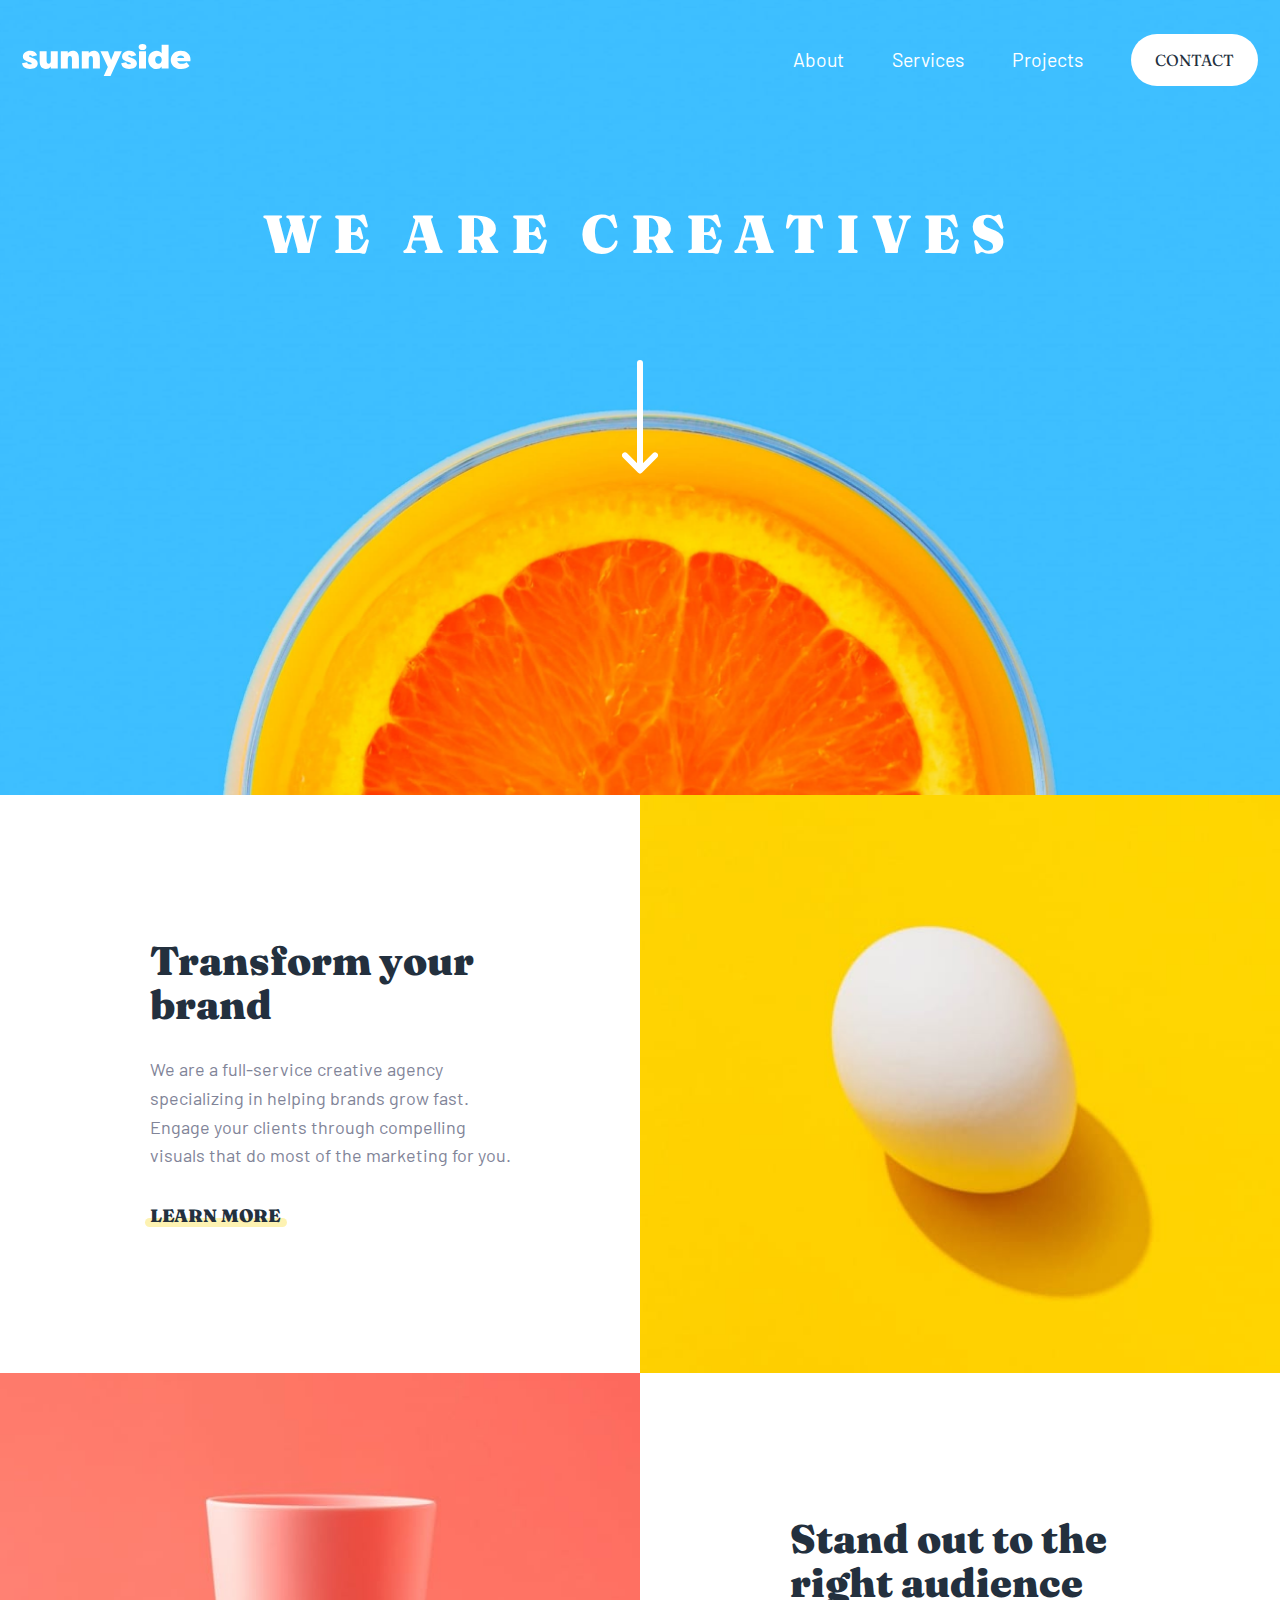
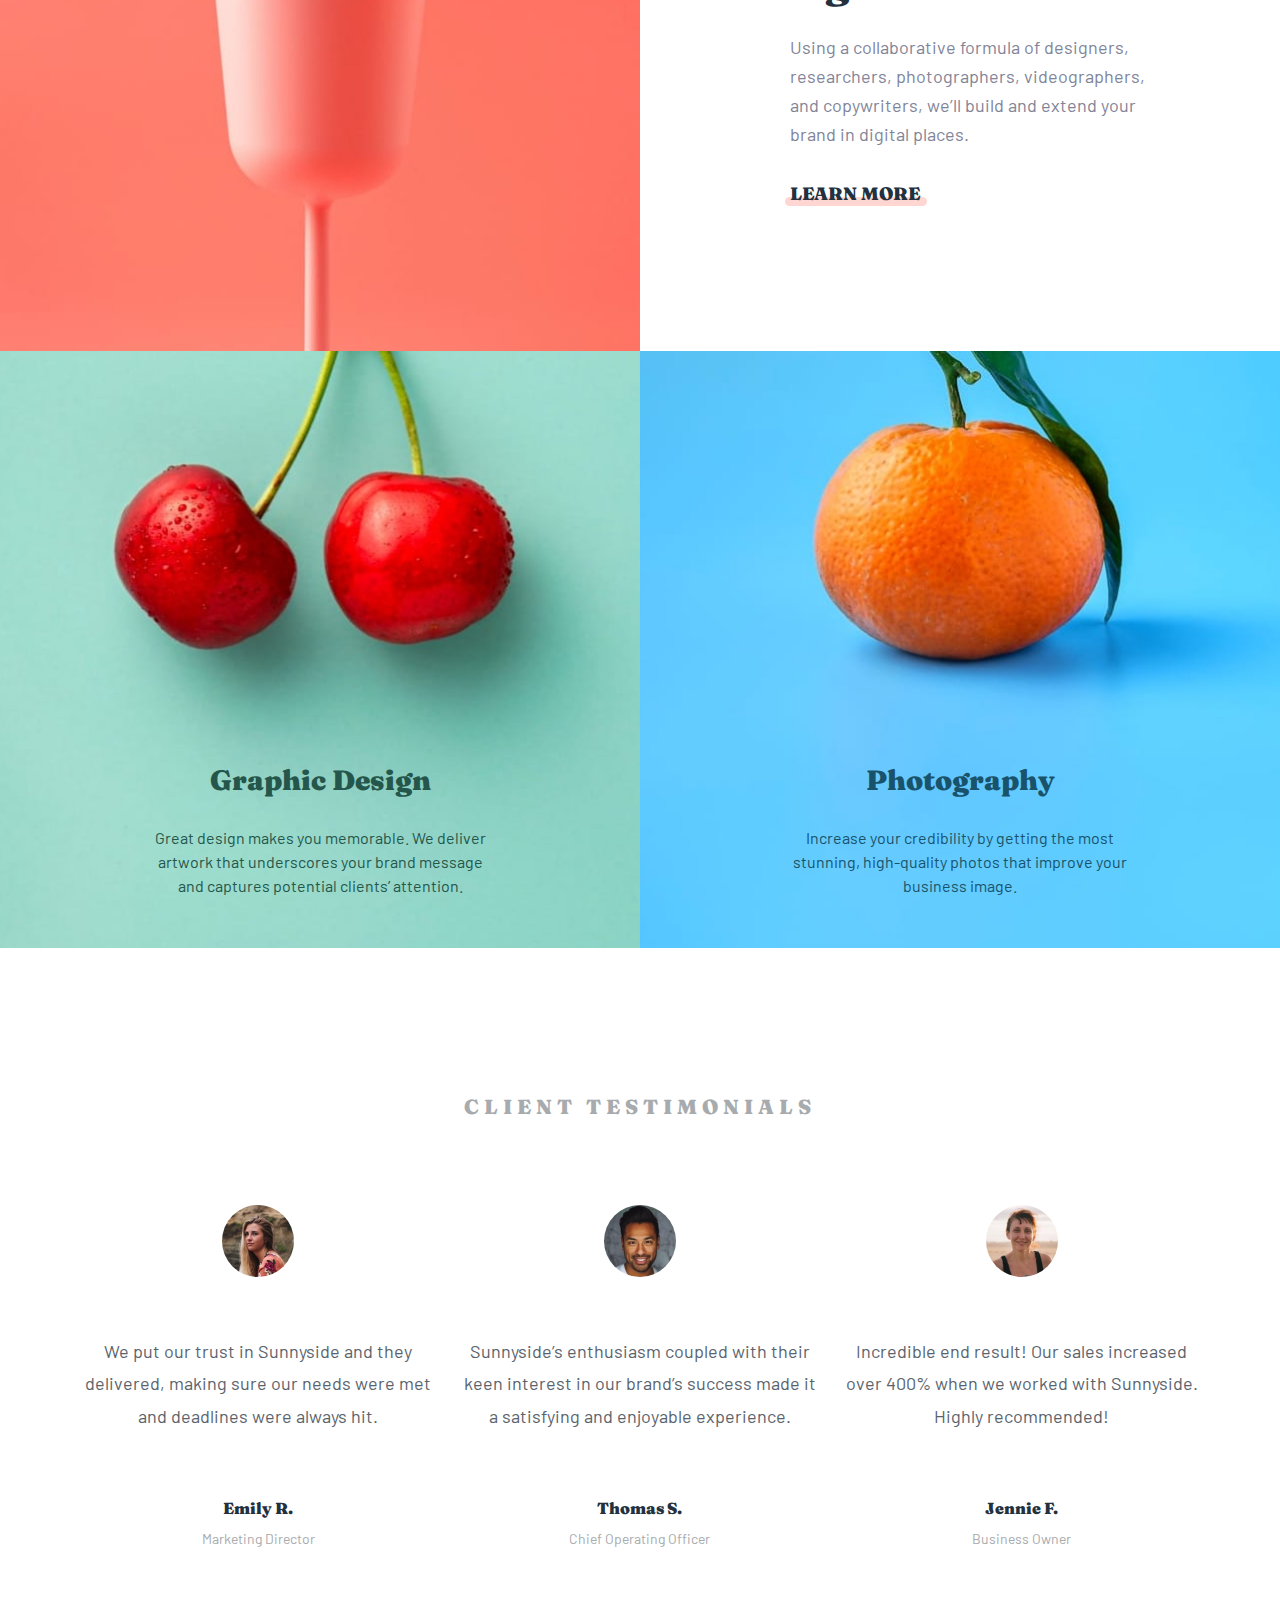
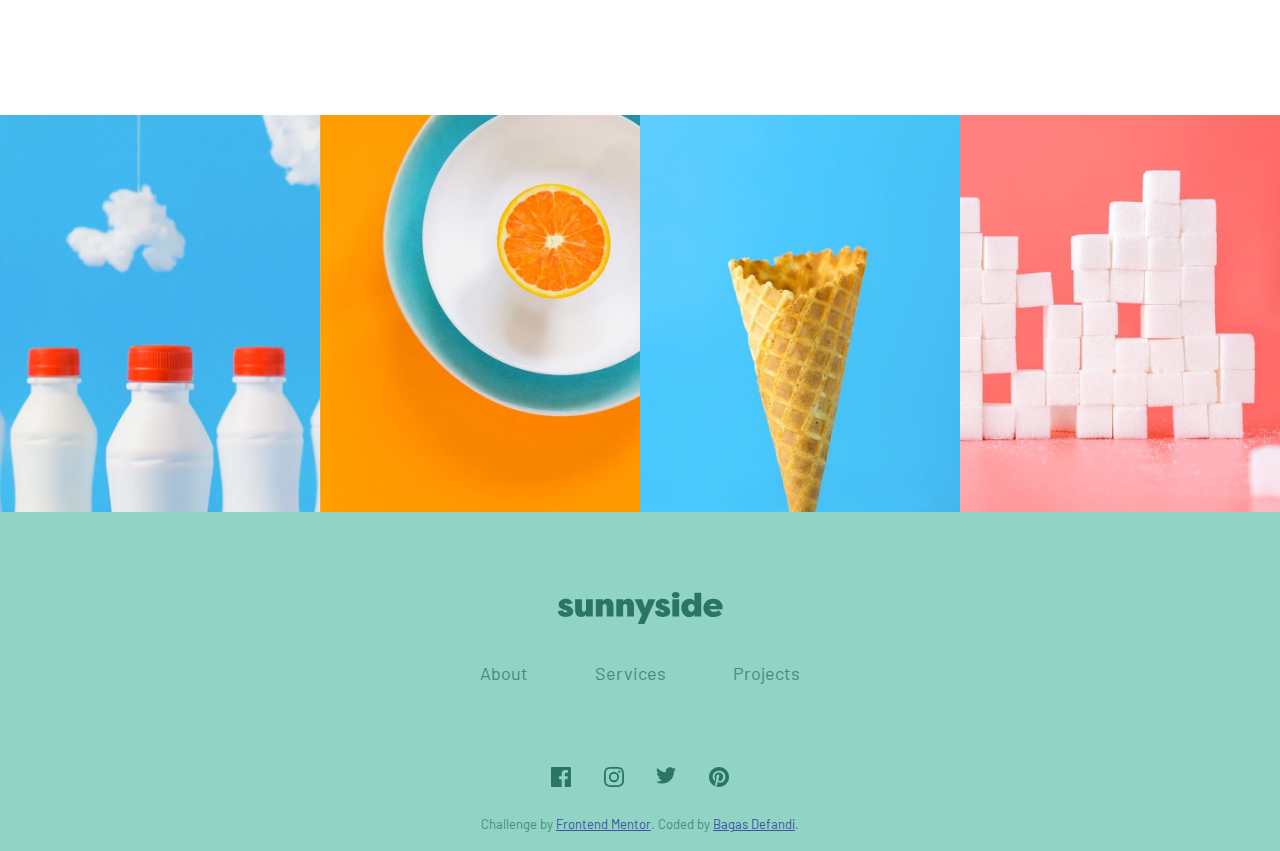
<file: sunnyside-agency-landing-page/index.html>
<!DOCTYPE html>
<html lang="en">
<head>
  <meta charset="UTF-8">
  <meta name="viewport" content="width=device-width, initial-scale=1.0"> <!-- displays site properly based on user's device -->
  <link rel="icon" type="image/png" sizes="32x32" href="./images/favicon-32x32.png">
  <title>Frontend Mentor | Sunnyside agency landing page</title>
  <link rel="stylesheet" href="style.css">
  <script src="script.js" defer></script>
</head>
<body>
  <header class="header">
    <div class="container">
      <div class="nav-wrapper">
        <a href="#"><img class="logo" src="./images/logo.svg" alt="Sunnyside logo"></a>
        <button class="mobile-nav-toggle" aria-controls="primary-navigation" aria-expanded="false">
          <img src="./images/icon-hamburger.svg" alt="" aria-hidden="true">
          <span class="sr-only">Menu</span>
        </button>
        <nav class="primary-navigation" id="primary-navigation" aria-label="primary-navigation">
          <ul class="primary-navigation-list">
            <li><a href="#">About</a></li>
            <li><a href="#">Services</a></li>
            <li><a href="#">Projects</a></li>
            <li><a class="btn-contact" href="#">Contact</a></li>
          </ul>
        </nav>
      </div>

      <section class="hero">
        <h1 class="text-center text-uppercase">We are creatives</h1>
        <img class="arrow" src="./images/icon-arrow-down.svg" alt="" aria-hidden="true">
      </section>
    </div>
  </header>

  <main>
    <section class="learns">
      <div class="order-2">
        <picture>
            <source media="(min-width: 31.25em)" srcset="images/desktop/image-transform.jpg">
            <img src="./images/mobile/image-transform.jpg" alt="" aria-hidden="true">
        </picture>
      </div>
      <div class="learn order-1 container flow">
        <h2>Transform your brand</h2>
        <p>We are a full-service creative agency specializing in helping brands grow fast. 
          Engage your clients through compelling visuals that do most of the marketing for you.
        </p>
        <a class="learn-btn learn-btn--yellow text-uppercase" href="#">Learn More</a>
      </div>
    </section>
    <section class="learns">
      <div>
        <picture>
            <source media="(min-width: 31.25em)" srcset="images/desktop/image-stand-out.jpg">
            <img src="./images/mobile/image-stand-out.jpg" alt="" aria-hidden="true">
        </picture>
      </div>
      <div class="learn container flow">
        <h2>Stand out to the right audience</h2>
        <p> Using a collaborative formula of designers, researchers, photographers, videographers, and copywriters, we’ll build and extend your brand in digital places. </p>
        <a class="learn-btn learn-btn--red text-uppercase" href="#">Learn More</a>
      </div>
    </section>
    <section class="works">
      <div class="work work--graphic">
        <div class="container flow">
          <h2>Graphic Design</h2>
          <p>Great design makes you memorable. We deliver artwork that underscores your brand message and captures potential clients’ attention.</p>
        </div>
      </div>
      <div class="work work-photography">
        <div class="container flow">
          <h2>Photography</h2>
          <p>Increase your credibility by getting the most stunning, high-quality photos that improve your business image.</p>
        </div>
      </div>
    </section>
    <section class="testimonials text-center">
      <h2 class="text-uppercase">Client testimonials</h2>
      <div class="container">
        <ul class="testimonial-wrapper">
          <li class="testimonial flow">
            <img src="./images/image-emily.jpg" alt="Emily" width="72" height="72">
            <p>We put our trust in Sunnyside and they delivered, making sure our needs were met and deadlines were always hit.</p>
            <h3>Emily R.</h3>
            <span>Marketing Director</span>
          </li>
          <li class="testimonial flow">
            <img src="./images/image-thomas.jpg" alt="Thomas" width="72" height="72">
            <p>Sunnyside’s enthusiasm coupled with their keen interest in our brand’s success made it a satisfying and enjoyable experience.</p>
            <h3>Thomas S.</h3>
            <span>Chief Operating Officer</span>
          </li>
          <li class="testimonial flow">
            <img src="./images/image-jennie.jpg" alt="Jennie" width="72" height="72">
            <p>Incredible end result! Our sales increased over 400% when we worked with Sunnyside. Highly recommended!</p>
            <h3>Jennie F.</h3>
            <span>Business Owner</span>
          </li>
        </ul>
      </div>
    </section>

    <section class="gallery">
      <h2 class="sr-only">Gallery</h2>
      <picture>
          <source media="(min-width: 31.25em)" srcset="images/desktop/image-gallery-milkbottles.jpg">
          <img src="./images/mobile/image-gallery-milkbottles.jpg" alt="" aria-hidden="true">
      </picture>
      <picture>
          <source media="(min-width: 31.25em)" srcset="images/desktop/image-gallery-orange.jpg">
          <img src="./images/mobile/image-gallery-orange.jpg" alt="" aria-hidden="true">
      </picture>
      <picture>
          <source media="(min-width: 31.25em)" srcset="images/desktop/image-gallery-cone.jpg">
          <img src="./images/mobile/image-gallery-cone.jpg" alt="" aria-hidden="true">
      </picture>
      <picture>
          <source media="(min-width: 31.25em)" srcset="images/desktop/image-gallery-sugar-cubes.jpg">
          <img src="./images/mobile/image-gallery-sugar-cubes.jpg" alt="" aria-hidden="true">
      </picture>
    </section>
  </main>
  
  <footer class="footer text-center">
    <div class="container flow">
      <svg width="167" height="32" viewBox="0 0 124 24" xmlns="http://www.w3.org/2000/svg"><path d="M5.857 18.708c1.638 0 2.995-.36 4.07-1.08 1.075-.721 1.613-1.769 1.613-3.144-.083-1.855-1.464-3.246-4.144-4.173l-1.44-.597c-.314-.1-.538-.198-.67-.298a.45.45 0 01-.198-.373c0-.414.273-.62.819-.62.678 0 1.182.347 1.513 1.043l3.698-1.044c-.893-2.22-2.614-3.329-5.162-3.329-1.522 0-2.788.398-3.797 1.193C1.15 7.08.645 8.116.645 9.39c0 .398.058.766.174 1.106.116.34.29.638.521.894.232.257.455.48.67.671.215.19.488.369.82.534.33.166.582.286.756.36.174.075.41.162.707.261l.422.15 1.49.546c.363.133.6.244.707.335a.449.449 0 01.16.36c0 .431-.404.647-1.215.647-1.191 0-1.903-.53-2.134-1.59L0 14.509c.463 2.8 2.416 4.2 5.857 4.2zm11.636 0c1.638 0 2.845-.63 3.623-1.888v1.615h5.112V5.366h-5.112v7.156c0 1.474-.505 2.21-1.514 2.21-1.026 0-1.539-.736-1.539-2.21V5.366h-5.112v7.653c0 3.793 1.514 5.69 4.542 5.69zm16.103-.273V11.28c0-1.475.504-2.212 1.513-2.212 1.026 0 1.54.737 1.54 2.212v7.155h5.111v-7.652c0-3.793-1.513-5.69-4.541-5.69-1.638 0-2.846.63-3.623 1.888V5.366h-5.113v13.069h5.113zm15.383 0V11.28c0-1.475.504-2.212 1.514-2.212 1.025 0 1.538.737 1.538 2.212v7.155h5.113v-7.652c0-3.793-1.514-5.69-4.542-5.69-1.638 0-2.846.63-3.623 1.888V5.366h-5.113v13.069h5.113zM64.958 24l8.289-18.634H67.91l-2.532 6.684-2.258-6.684h-5.584l5.435 11.802L59.944 24h5.014zm13.67-5.292c1.638 0 2.995-.36 4.07-1.08 1.076-.721 1.614-1.769 1.614-3.144-.083-1.855-1.465-3.246-4.145-4.173l-1.44-.597c-.314-.1-.537-.198-.67-.298a.45.45 0 01-.198-.373c0-.414.273-.62.819-.62.678 0 1.183.347 1.514 1.043l3.698-1.044c-.894-2.22-2.614-3.329-5.162-3.329-1.522 0-2.788.398-3.797 1.193-1.01.795-1.514 1.83-1.514 3.105 0 .398.058.766.173 1.106.116.34.29.638.522.894.231.257.455.48.67.671.215.19.488.369.819.534.33.166.583.286.757.36.173.075.41.162.707.261l.422.15 1.489.546c.364.133.6.244.707.335a.449.449 0 01.161.36c0 .431-.405.647-1.216.647-1.19 0-1.902-.53-2.134-1.59l-3.723.844c.464 2.8 2.416 4.2 5.857 4.2zm9.8-14.137c.91 0 1.613-.215 2.11-.646.495-.43.744-.977.744-1.64 0-.678-.24-1.23-.72-1.651C90.082.21 89.371 0 88.428 0c-.943 0-1.655.211-2.135.634-.48.422-.72.973-.72 1.652 0 .662.249 1.209.745 1.64.497.43 1.2.645 2.11.645zm2.556 13.864V5.366H85.87v13.069h5.113zm7.74.273c1.737 0 2.977-.63 3.722-1.888v1.615h5.112V.472h-5.112v6.534c-.745-1.275-1.985-1.913-3.723-1.913-1.753 0-3.214.642-4.38 1.926-1.166 1.283-1.75 2.91-1.75 4.882 0 1.97.584 3.598 1.75 4.882 1.166 1.283 2.627 1.925 4.38 1.925zm1.39-3.9c-.729 0-1.312-.274-1.75-.82-.439-.547-.658-1.243-.658-2.087 0-.845.215-1.54.645-2.087.447-.547 1.034-.82 1.762-.82s1.311.273 1.75.82c.438.546.657 1.242.657 2.087 0 .844-.219 1.54-.657 2.087-.439.546-1.022.82-1.75.82zm16.698 3.9c2.597 0 4.624-.754 6.08-2.26l-2.11-2.833c-1.042.845-2.217 1.267-3.524 1.267-.992 0-1.799-.224-2.42-.67-.62-.448-.93-.879-.93-1.293h9.604c.083-.298.124-.687.124-1.167 0-2.054-.674-3.677-2.022-4.87-1.349-1.193-3.073-1.789-5.175-1.789-2.25 0-4.028.671-5.335 2.013-1.307 1.341-1.961 2.956-1.961 4.844 0 1.938.69 3.549 2.072 4.833 1.382 1.283 3.247 1.925 5.597 1.925zm2.208-8.149h-5.112c.033-.613.298-1.08.794-1.404.496-.323 1.084-.484 1.762-.484.678 0 1.266.165 1.762.497.497.331.761.795.794 1.391z" fill="#2C7566" fill-rule="nonzero"/></svg>
      <nav class="footer-nav" aria-label="footer-navigation">
        <ul class="footer-nav-list">
          <li><a href="#">About</a></li>
          <li><a href="#">Services</a></li>
          <li><a href="#">Projects</a></li>
        </ul>
      </nav>
      <ul class="footer-social-media">
        <li>
          <a href="#">
            <span class="sr-only">Facebook</span>
            <svg width="20" height="20" xmlns="http://www.w3.org/2000/svg">
              <path d="M18.896 0H1.104C.494 0 0 .494 0 1.104v17.793C0 19.506.494 20 1.104 20h9.58v-7.745H8.076V9.237h2.606V7.01c0-2.583 1.578-3.99 3.883-3.99 1.104 0 2.052.082 2.329.119v2.7h-1.598c-1.254 0-1.496.597-1.496 1.47v1.928h2.989l-.39 3.018h-2.6V20h5.098c.608 0 1.102-.494 1.102-1.104V1.104C20 .494 19.506 0 18.896 0z" fill="#2C7566" fill-rule="nonzero"/>
            </svg>
          </a>
        </li>
        <li>
          <a href="#">
            <span class="sr-only">Instagram</span>
            <svg width="20" height="20" xmlns="http://www.w3.org/2000/svg"><path d="M10 1.802c2.67 0 2.987.01 4.042.059 2.71.123 3.975 1.409 4.099 4.099.048 1.054.057 1.37.057 4.04 0 2.672-.01 2.988-.057 4.042-.124 2.687-1.387 3.975-4.1 4.099-1.054.048-1.37.058-4.041.058-2.67 0-2.987-.01-4.04-.058-2.718-.124-3.977-1.416-4.1-4.1-.048-1.054-.058-1.37-.058-4.041 0-2.67.01-2.986.058-4.04.124-2.69 1.387-3.977 4.1-4.1 1.054-.048 1.37-.058 4.04-.058zM10 0C7.284 0 6.944.012 5.877.06 2.246.227.227 2.242.061 5.877.01 6.944 0 7.284 0 10s.012 3.057.06 4.123c.167 3.632 2.182 5.65 5.817 5.817 1.067.048 1.407.06 4.123.06s3.057-.012 4.123-.06c3.629-.167 5.652-2.182 5.816-5.817.05-1.066.061-1.407.061-4.123s-.012-3.056-.06-4.122C19.777 2.249 17.76.228 14.124.06 13.057.01 12.716 0 10 0zm0 4.865a5.135 5.135 0 100 10.27 5.135 5.135 0 000-10.27zm0 8.468a3.333 3.333 0 110-6.666 3.333 3.333 0 010 6.666zm5.338-9.87a1.2 1.2 0 100 2.4 1.2 1.2 0 000-2.4z" fill="#2C7566" fill-rule="nonzero"/></svg>
          </a>
        </li>
        <li>
          <a href="#">
            <span class="sr-only">Twitter</span>
            <svg width="20" height="17" xmlns="http://www.w3.org/2000/svg"><path d="M20 2.172a8.192 8.192 0 01-2.357.646 4.11 4.11 0 001.805-2.27 8.22 8.22 0 01-2.606.996A4.096 4.096 0 0013.847.248c-2.65 0-4.596 2.472-3.998 5.037A11.648 11.648 0 011.392 1a4.109 4.109 0 001.27 5.478 4.086 4.086 0 01-1.858-.513c-.045 1.9 1.318 3.679 3.291 4.075a4.113 4.113 0 01-1.853.07 4.106 4.106 0 003.833 2.849A8.25 8.25 0 010 14.658a11.616 11.616 0 006.29 1.843c7.618 0 11.923-6.434 11.663-12.205A8.354 8.354 0 0020 2.172z" fill="#2C7566" fill-rule="nonzero"/></svg>
          </a>
        </li>
        <li>
          <a href="#">
            <span class="sr-only">Pinterest</span>
            <svg width="20" height="20" xmlns="http://www.w3.org/2000/svg"><path d="M10 0C4.477 0 0 4.477 0 10c0 4.237 2.636 7.855 6.356 9.312-.088-.791-.167-2.005.035-2.868.181-.78 1.172-4.97 1.172-4.97s-.299-.6-.299-1.486c0-1.39.806-2.428 1.81-2.428.852 0 1.264.64 1.264 1.408 0 .858-.546 2.14-.828 3.33-.236.995.5 1.807 1.48 1.807 1.778 0 3.144-1.874 3.144-4.58 0-2.393-1.72-4.068-4.176-4.068-2.845 0-4.516 2.135-4.516 4.34 0 .859.331 1.781.745 2.281a.3.3 0 01.069.288l-.278 1.133c-.044.183-.145.223-.335.134-1.249-.581-2.03-2.407-2.03-3.874 0-3.154 2.292-6.052 6.608-6.052 3.469 0 6.165 2.473 6.165 5.776 0 3.447-2.173 6.22-5.19 6.22-1.013 0-1.965-.525-2.291-1.148l-.623 2.378c-.226.869-.835 1.958-1.244 2.621.937.29 1.931.446 2.962.446 5.523 0 10-4.477 10-10S15.523 0 10 0z" fill="#2C7566" fill-rule="nonzero"/></svg>
          </a>
        </li>
      </ul>
      <p class="attribution" style="--flow-space: 1.75rem;">
        Challenge by <a href="https://www.frontendmentor.io?ref=challenge" target="_blank" rel="noopener">Frontend Mentor</a>. 
        Coded by <a href="https://github.com/bagas-defandi/" target="_blank" rel="noopener">Bagas Defandi</a>.
      </p>
    </div>
  </footer>
</body>
</html>
</file>
<file: app/style.css>
@import url('https://fonts.googleapis.com/css2?family=Rubik:wght@400;500;600;700&display=swap');

:root {
  --clr-light-gray: hsl(212, 45%, 89%);
  --accent--light: hsl(220 55% 50%);

  --fs-h1: 1.5rem;

  --ff-body: 'Rubik', sans-serif;

  --fw-400: 400;
  --fw-500: 500;
  --fw-600: 600;
  --fw-700: 700;
}

@media (min-width: 40em) {
  :root {
    --fs-h1: 2.25rem;
  }
}
/* Box sizing rules */
*,
*::before,
*::after {
  box-sizing: border-box;
}

/* Remove default margin */
* {
  margin: 0;
  padding: 0;
  font: inherit;
}

/* Remove list styles on ul, ol elements with a list role, which suggests default styling will be removed */
ul,
ol {
  list-style: none;
}

/* Set core root defaults */
html:focus-within {
  scroll-behavior: smooth;
}

/* Set core body defaults */
body {
  min-height: 100vh;
  text-rendering: optimizeSpeed;
  line-height: 1.5;
}

/* A elements that don't have a class get default styles */
a:not([class]) {
  text-decoration-skip-ink: auto;
}

/* Make images easier to work with */
img,
picture {
  max-width: 100%;
  display: block;
}

/* Inherit fonts for inputs and buttons */
input,
button,
textarea,
select {
  font: inherit;
}

/* Remove all animations, transitions and smooth scroll for people that prefer not to see them */
@media (prefers-reduced-motion: reduce) {
  html:focus-within {
   scroll-behavior: auto;
  }
  
  *,
  *::before,
  *::after {
    animation-duration: 0.01ms !important;
    animation-iteration-count: 1 !important;
    transition-duration: 0.01ms !important;
    scroll-behavior: auto !important;
  }
}

body {
  font-family: var(--ff-body);
  font-weight: var(--fw-400);
  background-color: var(--clr-light-gray);
}

.container {
  max-width: calc(1200rem/ 16);
  margin: 0 auto;
  /* width: 90%; */
  padding: 0 1.5625rem;
}

.flow > * + * {
  margin-top: var(--space, 1em);
}

.flex {
  display: flex;
  gap: var(--gap, 1em);
}

h1,h2,h3 {
  font-weight: var(--fw-600);
}

.title {
  text-align: center;
  font-size: var(--fs-h1);
}

header {
  padding: 1em 0;
}

.card-wrapper {
  display: grid;
  grid-template-columns: repeat(auto-fit, minmax(15rem, 1fr));
  place-items: center;
  gap: 1.5rem;
  padding: 1em 0;
}

@media (min-width: 23em) {
  .card-wrapper {
    grid-template-columns: repeat(auto-fit, minmax(20rem, 1fr));
  }
  .card {
    height: 390px;
  }
}

.card {
  max-width: 350px;
  border-radius: .5rem;
  overflow: hidden;
  background-color: white;
  box-shadow: 0 .25rem 1rem rgba(0,0,0, .4);
}

.card img {
  transition: transform 350ms ease 0s;
}

.card img:hover {
  transform: scale(1.05);
}

.card__content {
  padding: 1em;
}

.btn {
  font-size: 15px;
  cursor: pointer;
  text-decoration: none;
  display: inline-block;
  background-color: #333;
  color: whitesmoke;
  padding: .5em 1em;
  border-radius: .2em;
  transition: transform 300ms ease 0s;
}

.btn:hover,
.btn:focus {
  transform: scale(1.15);
}

.attribution {
  font-size: 0.875rem;
  text-align: center;
  margin-top: 1.5em;  
  color: hsl(0, 0%, 20%);
}

.attribution a {
  color: hsl(228, 45%, 44%);
}
</file>
<file: 3-column-preview-card-component/style.css>
@import url('https://fonts.googleapis.com/css2?family=Big+Shoulders+Display:wght@700&family=Lexend+Deca&display=swap');

:root {
    --clr-bright-orange: hsl(31, 77%, 52%);
    --clr-dark-cyan: hsl(184, 100%, 22%);
    --clr-very-dark-cyan: hsl(179, 100%, 13%);
    --clr-transparent-white : hsla(0, 0%, 100%, 0.75);
    --clr-very-light-gray: hsl(0, 0%, 95%);

    --fz-body: 0.9375rem;
    --fz-heading: 2.5rem;

    --fw-400: 400;
    --fw-700: 700;

    --ff-body: 'Lexend Deca', sans-serif;
    --ff-heading: 'Big Shoulders Display', cursive;
}

/*CSS Reset -> https://piccalil.li/blog/a-modern-css-reset/ */

/* Box sizing rules */
*,
*::before,
*::after {
  box-sizing: border-box;
}

/* Remove default margin */
* {
    margin: 0;
    padding: 0;

    /* inherit form elements also remove heading default style*/
    font: inherit;
}

/* Remove list styles on ul, ol elements */
ul
ol {
  list-style: none;
}

/* Set core root defaults */
html:focus-within {
  scroll-behavior: smooth;
}

/* Set core body defaults */
body {
  min-height: 100vh;
  text-rendering: optimizeSpeed;
  line-height: 1.5;
}

/* A elements that don't have a class get default styles */
a:not([class]) {
  text-decoration-skip-ink: auto;
}

/* Make images easier to work with */
img,
picture,
svg {
  max-width: 100%;
  display: block;
  height: auto;
}

/* Remove all animations, transitions and smooth scroll for people that prefer not to see them */
@media (prefers-reduced-motion: reduce) {
  html:focus-within {
   scroll-behavior: auto;
  }
  
  *,
  *::before,
  *::after {
    animation-duration: 0.01ms !important;
    animation-iteration-count: 1 !important;
    transition-duration: 0.01ms !important;
    scroll-behavior: auto !important;
  }
}

body {
    font-family: var(--ff-body);
    font-size: var(--fz-body);
    font-weight: var(--fw-400);
    color: var(--clr-transparent-white);
    background-color: var(--clr-very-light-gray);
    line-height: 1.7;

    display: grid;
    place-content: center;
    padding: 3.5rem 0;
}

/* typography */
h1,h2,h3 {
    font-family: var(--ff-heading);
    font-weight: var(--fw-700);
}

.heading {
    text-transform: uppercase;
    font-size: var(--fz-heading);
    color: var(--clr-very-light-gray);
}

/* https://piccalil.li/quick-tip/flow-utility/ */
/* this will select direct child, if the child have a sibling in front of him*/
/* 
  <div class="parent flow">
    <div class="child"></div>
    <div class="child"></div> ✔
    <div class="child"></div> ✔
    <div class="child"></div> ✔
  </div>
*/

/* utility */
.flow > * + * {
  margin-top: var(--space, 1em);
}

.bg-bright-orange {background-color: var(--clr-bright-orange);}
.bg-dark-cyan {background-color: var(--clr-dark-cyan);}
.bg-very-dark-cyan {background-color: var(--clr-very-dark-cyan);}

.text-bright-orange {color: var(--clr-bright-orange);}
.text-dark-cyan {color: var(--clr-dark-cyan);}
.text-very-dark-cyan {color: var(--clr-very-dark-cyan);}

.sr-only {
  position: absolute;
  width: 1px;
  height: 1px;
  padding: 0;
  margin: -1px;
  overflow: hidden;
  clip: rect(0, 0, 0, 0);
  white-space: nowrap;
  border: 0;
}

/* Component */
.container {
    max-width: 600px;
    margin: 0 auto;
    width: 88%;
    border-radius: 0.5rem;
    overflow: hidden;
  }

article {
    padding: 3.1em;
}

article h2 {
    --space: 0.5em;
}

.btn {
    --space: 2em;
    display: inline-block;
    text-decoration: none;
    background-color: var(--clr-very-light-gray);
    padding: 0.75em 2.25em;
    border-radius: 1.5rem;
}

.btn:hover,
.btn:focus {
    color: var(--clr-very-light-gray);
    background: transparent;
    outline: 2px solid var(--clr-very-light-gray);
}

.attribution {
  font-size: 0.6875rem;
  text-align: center;
  margin-top: 1.5em;  
  color: hsl(0, 0%, 20%);
}

.attribution a {
  color: hsl(228, 45%, 44%);
}

@media screen and (min-width: 62.5em) {
    .container {
        max-width: 1030px;
        display: flex;
    }

    .btn {
      --space: 6em;
    }

    /* even columns */
    .container > * {
      flex-basis: 100%;
    }
}
</file>
<file: faq-accordion-card/style.css>
@import url('https://fonts.googleapis.com/css2?family=Kumbh+Sans:wght@400;700&display=swap');

:root {
  --clr-desaturated-blue: hsl(238, 29%, 16%);
  --clr-bg-blue: hsl(240, 73%, 65%);
  --clr-bg-violet: hsl(273, 75%, 66%);
  --clr-red: hsl(14, 88%, 65%);

  --clr-neutral-900: hsl(237, 12%, 33%);
  --clr-neutral-500: hsl(240, 6%, 50%);
  --clr-neutral-100: hsl(240, 5%, 91%);

  --ff-body: 'Kumbh Sans', sans-serif;
  --fw-400: 400;
  --fw-700: 700;

  --fs-200: .75rem;
  --fs-300: .875rem;
  --fs-400: 1rem;
  --fs-500: 2rem;
}
/* CSS Reset -> https://piccalil.li/blog/a-modern-css-reset/ */

/* Box sizing rules */
*,
*::before,
*::after {
  box-sizing: border-box;
}

/* Remove default margin */
* {
  margin: 0;
  padding: 0;

  /* inherit form elements also remove heading default style*/
  font: inherit;
}

/* Remove list styles on ul, ol elements */
ul,
ol {
  list-style: none;
}

/* Set core root defaults */
html:focus-within {
  scroll-behavior: smooth;
}

/* Set core body defaults */
body {
  min-height: 100vh;
  text-rendering: optimizeSpeed;
  line-height: 1.5;
}

/* A elements that don't have a class get default styles */
a:not([class]) {
  text-decoration-skip-ink: auto;
}

/* Make images easier to work with */
img,
picture,
svg {
  max-width: 100%;
  display: block;
}

/* Remove all animations, transitions and smooth scroll for people that prefer not to see them */
@media (prefers-reduced-motion: reduce) {
  html:focus-within {
   scroll-behavior: auto;
  }
  
  *,
  *::before,
  *::after {
    animation-duration: 0.01ms !important;
    animation-iteration-count: 1 !important;
    transition-duration: 0.01ms !important;
    scroll-behavior: auto !important;
  }
}

/* utility */
/* Flow utility -> https://piccalil.li/quick-tip/flow-utility/ */
.flow > * + * {
    margin-top: var(--flow-space, 1em);
}

.sr-only {
    position: absolute;
    width: 1px;
    height: 1px;
    padding: 0;
    margin: -1px;
    overflow: hidden;
    clip: rect(0, 0, 0, 0);
    white-space: nowrap;
    border: 0;
}

.text-uppercase { text-transform: uppercase; }
.text-center {text-align: center;}
.fw-700 { font-weight: var(--fw-700); }

/* general */
body {
  font-family: var(--ff-body);
  font-weight: var(--fw-400);
  font-size: var(--fs-400);
  line-height: 1.4;
  background-image: linear-gradient(to bottom, var(--clr-bg-violet), var(--clr-bg-blue));
  
  display: grid;
  align-content: center;
  justify-items: center;
  gap: 1rem;
  padding: 0 1.5rem;
  padding-top: 6rem;
}

/* component */
.main {
  background-color: #ffffff;
  border-radius: 1.5rem;
  width: 100%;
  max-width: calc(328rem / 16);

  background-image: url("./images/bg-pattern-mobile.svg");
  background-repeat: no-repeat;
  background-position: 50% 0;
}

.image {
  margin-top: -6.75rem;
}

.image-wrapper {
  display: grid;
  justify-content: center;
}

.illustration {
  width: calc(240rem / 16);
  height: calc(180rem / 16);
}

.faq {
  padding: 0 1.5rem;
  padding-bottom: 2.5rem;
  padding-top: 2.125rem;
}

.title {
  font-size: var(--fs-500);
  text-align: center;
  margin-bottom: 2rem;
}

.accordion {
  font-size: var(--fs-200);
  color: var(--clr-neutral-900);
}

.accordion__item > .accordion__title {
  list-style: none;
}

.accordion__item > .accordion__title::-webkit-details-marker {
  display: none;
}

.accordion__item > .accordion__title {
  cursor: pointer;
}

.accordion__item {
  padding: 1rem 0;
}

.accordion__item:not(:last-child) {
  border-bottom: 1px solid var(--clr-neutral-100);
}

.accordion__item p{
  color: var(--clr-neutral-500);
  margin-top: .5rem;
  max-width: calc(245rem / 16);
}

.accordion__title {
  display: flex;
  justify-content: space-between;
  align-items: center;
}

.accordion__title:hover {
  color: var(--clr-red);
}

.arrow-icon {
  transition: transform 150ms ease-in;
}

.accordion__item[open] .arrow-icon {
  transform: rotate(180deg);
}

.accordion__item[open] .accordion__title {
  font-weight: var(--fw-700);
}

@keyframes open {
  0% {opacity: 0; transform: translateY(-20px)}
  100% {opacity: 1; transform: translateY(0px)}
}

.accordion__item[open] .accordion__title ~ * {
  animation: open 300ms ease-in-out;
}

.attribution { font-size: var(--fs-200); text-align: center;}
.attribution a { color: var(--clr-neutral-100); }

@media (min-width: 62.5em) {
  body {
    padding-top: 2rem;
  }

  .main {
    position: relative;
    max-width: calc(920rem / 16);
    background-image: url("./images/bg-pattern-desktop.svg");
    background-position: -35.5rem 65%;
  }
  
  .container {
    position: relative;
    height: calc(512rem / 16);
    display: grid;
    grid-template-columns: repeat(2, 1fr);
    overflow: hidden;
  }

  .title {
    margin-top: 1rem;
    text-align: start;
    margin-bottom: 1rem;
  }

  .image {
    margin-top: 0;
    overflow: hidden;
  }

  /* box desktop */
  main::before {
    content: url("./images/illustration-box-desktop.svg");
    position: absolute;
    left: -10.5%;
    top: 39.5%;
    z-index: 1;
  } 

  .illustration {
    width: calc(472rem / 16);
    height: calc(359rem / 16);
    position: absolute;
    left: -9.5%;
    top: 14%;
  }

  .faq {
    padding-left: 2.25rem;
    padding-top: 3.25rem;
    padding-bottom: 5rem;
    padding-right: 4.75rem; 

    /* remove scrollbar */
    overflow-y: scroll;
    -ms-overflow-style: none; /* for Internet Explorer, Edge */
    scrollbar-width: none; /* for Firefox */
  }

  /* remove scrollbar */
  .faq::-webkit-scrollbar {
    display: none;
  }

  .accordion {
    max-width: calc(335rem / 16);
  }

  .accordion__title {
    font-size: var(--fs-300);
  }

  .accordion__item p {
    max-width: calc(315rem / 16);
  }
}
</file>
<file: four-card-feature-section/style.css>
@import url('https://fonts.googleapis.com/css2?family=Poppins:wght@200;400;600&display=swap');

:root {
    --clr-red: hsl(0, 78%, 62%);
    --clr-cyan: hsl(180, 62%, 55%);
    --clr-orange: hsl(34, 97%, 64%);
    --clr-blue: hsl(212, 86%, 64%);

    --clr-neutral-700: hsl(234, 12%, 34%);
    --clr-neutral-400: hsl(229, 6%, 66%);
    --clr-neutral-200: hsl(0, 0%, 98%);

    --ff-body: 'Poppins', sans-serif;

    --fw-200: 200;
    --fw-400: 400;
    --fw-600: 600;

    --fs-body: 0.9375rem;
    --fs-h1: 1.5rem;
    --fs-h2: 1.2rem;
    --fs-body-sm: 0.85rem;
}

@media (min-width: 29em) {
    :root {
        --fs-h1: 2rem;
    }
}

@media (min-width: 62.5em) {
    :root {
        --fs-h1: 2.25rem;
    }
}


/*CSS Reset -> https://piccalil.li/blog/a-modern-css-reset/ */

/* Box sizing rules */
*,
*::before,
*::after {
  box-sizing: border-box;
}

/* Remove default margin */
* {
  margin: 0;
  padding: 0;

  /* inherit form elements also remove heading default style*/
  font: inherit;
}

/* Remove list styles on ul, ol elements */
ul,
ol {
  list-style: none;
}

/* Set core root defaults */
html:focus-within {
  scroll-behavior: smooth;
}

/* Set core body defaults */
body {
  min-height: 100vh;
  text-rendering: optimizeSpeed;
  line-height: 1.5;
}

/* A elements that don't have a class get default styles */
a:not([class]) {
  text-decoration-skip-ink: auto;
}

/* Make images easier to work with */
img,
picture,
svg {
  max-width: 100%;
  display: block;
}

/* Remove all animations, transitions and smooth scroll for people that prefer not to see them */
@media (prefers-reduced-motion: reduce) {
  html:focus-within {
   scroll-behavior: auto;
  }
  
  *,
  *::before,
  *::after {
    animation-duration: 0.01ms !important;
    animation-iteration-count: 1 !important;
    transition-duration: 0.01ms !important;
    scroll-behavior: auto !important;
  }
}

body {
    font-family: var(--ff-body);
    font-size: var(--fs-body);
    font-weight: var(--fw-400);
    background-color: var(--clr-neutral-200);
    color: var(--clr-neutral-400);

    padding: 5em 0 1.5em;
}

/* typography */
h1,h2,h3 {
    font-weight: var(--fw-600);
    color: var(--clr-neutral-700);
}

/* https://piccalil.li/quick-tip/flow-utility/ */
/* this will select direct child, if the child have a sibling in front of him*/
/* 
  <div class="parent flow">
    <div class="child"></div>
    <div class="child"></div> ✔
    <div class="child"></div> ✔
    <div class="child"></div> ✔
  </div>
*/

/* utility */
.flow > * + * {
    margin-top: var(--flow-space, 1em);
}

.container {
    max-width: 71.875rem; /*1150px*/
    margin: 0 auto;
    padding: 0 2em;
}

.nowrap {
    white-space: nowrap;
}

/* component */
.header {
    margin-bottom: 4em;
    text-align: center;
    display: grid;
    place-items: center;
}

.header h1 {
    font-size: var(--fs-h1);
    font-weight: var(--fw-200);
    max-width: 33.375rem; /* 534px */
}

.header h1 span {
    font-weight: var(--fw-600);
}

.header p {
    --flow-space: 2em;
    max-width: 33.375rem;
}

.feature {
    display: grid;
    gap: 1.5rem;
    place-items: center;
    grid-template-areas:
                        'supervisor'
                        'team'
                        'karma'
                        'calculator';
}

.feature__card {
    padding: 1.8em;
    max-width: 21.875rem; /* 350px */
    border-top: 5px solid var(--clr-border, black);
    background: white;
    box-shadow: 0px 10px 18px 0px rgba(0, 0, 0, 0.2);
    border-radius: .25rem;
}

.feature__card h2 {
    font-size: var(--fs-h2);
}
.feature__card p {
    font-size: var(--fs-body-sm);
}

.feature__card img {
    --flow-space: 2.2em;
    margin-left: auto;
}

.feature__card-supervisor {
    grid-area: supervisor;
    --clr-border: var(--clr-cyan);
}
.feature__card-team {
    grid-area: team;
    --clr-border: var(--clr-red);
}
.feature__card-karma {
    grid-area: karma;
    --clr-border: var(--clr-orange);
}
.feature__card-calculator {
    grid-area: calculator;
    --clr-border: var(--clr-blue);
}

.attribution { font-size: 0.875rem; text-align: center; margin-top: 1.5rem; color: #333;}
.attribution a { color: hsl(228, 45%, 44%); }

/* layout */
@media (min-width: 43.75em) {
    .feature {
        grid-template-areas:
                        'supervisor team'
                        'karma calculator';
    }
}

@media (min-width: 62.5em) {
    .feature {
        grid-template-areas:
                        '. team .'
                        'supervisor team calculator'
                        'supervisor karma  calculator'
                        '. karma .';
    }
}
</file>
<file: interactive-rating-component/style.css>
@import url('https://fonts.googleapis.com/css2?family=Overpass:wght@400;700&display=swap');

:root {
    --clr-primary:hsl(25, 97%, 53%);

    --clr-neutral-100: hsl(0, 0%, 100%);
    --clr-neutral-200: hsl(217, 12%, 63%);
    --clr-neutral-400: hsl(216, 12%, 54%);
    --clr-neutral-700: hsl(213, 19%, 18%);
    --clr-neutral-900: hsl(216, 12%, 8%);

    --ff-body: 'Overpass', sans-serif;
    --fw-400: 400;
    --fw-700: 700;

    --fs-500: 1.5rem;
    --fs-400: 1rem;
    --fs-300: .875rem;
}

@media (min-width: 25em) {
  :root {
    --fs-500: 1.8rem;
    --fs-300: .9375rem;
  }
}
/*CSS Reset -> https://piccalil.li/blog/a-modern-css-reset/ */

/* Box sizing rules */
*,
*::before,
*::after {
  box-sizing: border-box;
}

/* Remove default margin */
* {
  margin: 0;
  padding: 0;

  /* inherit form elements also remove heading default style*/
  font: inherit;
}

/* Remove list styles on ul, ol elements */
ul,
ol {
  list-style: none;
}

/* Set core root defaults */
html:focus-within {
  scroll-behavior: smooth;
}

/* Set core body defaults */
body {
  min-height: 100vh;
  text-rendering: optimizeSpeed;
  line-height: 1.5;
}

/* A elements that don't have a class get default styles */
a:not([class]) {
  text-decoration-skip-ink: auto;
}

/* Make images easier to work with */
img,
picture,
svg {
  max-width: 100%;
  display: block;
}

/* Remove all animations, transitions and smooth scroll for people that prefer not to see them */
@media (prefers-reduced-motion: reduce) {
  html:focus-within {
   scroll-behavior: auto;
  }
  
  *,
  *::before,
  *::after {
    animation-duration: 0.01ms !important;
    animation-iteration-count: 1 !important;
    transition-duration: 0.01ms !important;
    scroll-behavior: auto !important;
  }
}

/* utility */
/* Flow utility -> https://piccalil.li/quick-tip/flow-utility/ */
.flow > * + * {
    margin-top: var(--flow-space, 1em);
}

.sr-only {
    position: absolute;
    width: 1px;
    height: 1px;
    padding: 0;
    margin: -1px;
    overflow: hidden;
    clip: rect(0, 0, 0, 0);
    white-space: nowrap;
    border: 0;
}

.text-center {
    text-align: center;
}

/* general */
body {
    font-family: var(--ff-body);
    font-weight: var(--fw-400);
    font-size: var(--fs-400);
    background-color: var(--clr-neutral-900);
    color: var(--clr-neutral-200);

    display: grid;
    place-content: center;
    padding: 0 1.4375rem;
}

h2 {
    color: var(--clr-neutral-100);
    font-size: var(--fs-500);
    font-weight: var(--fw-700);
}

p {
  font-size: var(--fs-300);
}

/* component */ 
.card {
  background-image: radial-gradient(circle at top, #313949 -50%, #171e28 50% 100%);
  background-size: 150% 200%;
  background-position: center;
  padding: 1.5625rem 1.375rem 1.875rem 1.375rem;
  border-radius: 2rem;
  max-width: 410px;
}

.card--thanks {
  display: none;
  place-items: center;
  padding: 2.125rem 1.375rem 2.125rem 1.375rem;
}

.star {
  background-color: var(--clr-neutral-700);
  width: fit-content;
  border-radius: 50%;
  padding: .75rem;
}

form {
  display: flex;
  flex-wrap: wrap;
  align-items: center;
  justify-content: space-between;
}

input[type="radio"] {
  display: none;
}

label {
  cursor: pointer;
  display: inline-grid;
  place-items: center;
  background-color: var(--clr-neutral-700);
  width: calc(36rem / 16);
  height: calc(36rem / 16);
  border-radius: 50%;
  transition: background-color 100ms ease-in-out;
}

label:hover {
  background-color:  var(--clr-neutral-400);
  color: var(--clr-neutral-100);
}

input[type="radio"]:checked + label {
  background-color: var(--clr-primary);
  color: var(--clr-neutral-100);
}

.btn-submit {
  cursor: pointer;
  display: block;
  width: 100%;
  border: 0;
  border-radius: 100vw;
  margin-top: 1.5rem;
  padding: .85em .5em;
  text-transform: uppercase;
  color: var(--clr-neutral-100);
  background-color: var(--clr-primary);
  font-weight: var(--fw-700);
  font-size: var(--fs-300);
  letter-spacing: 2px;
  transition: background-color 200ms ease-in-out;
}

.btn-submit:hover {
  background-color: var(--clr-neutral-100);
  color: var(--clr-primary);
}

.selected {
  --flow-space: 2rem;
  color: var(--clr-primary);
  background-color: var(--clr-neutral-700);
  border-radius: 100vw;
  padding: .25em 1.5em;
}

.attribution { font-size: .875rem; text-align: center;}
.attribution a { color: hsl(228, 45%, 44%); }

@media (min-width: 19.5em) {
  label {
    width: calc(45rem / 16);
    height: calc(45rem / 16);
  }
}

@media (min-width: 25em) {
  .card {
    padding: 2.25rem;
  }

  label {
    width: calc(50rem / 16);
    height: calc(50rem / 16);
  }

  .card--thanks {
    padding: 2.875rem 2.25rem;
  }
}
</file>
<file: intro-component-with-signup-form/style.css>
@import url('https://fonts.googleapis.com/css2?family=Poppins:wght@400;500;600;700&display=swap');

:root {
    --clr-primary: hsl(0, 100%, 74%); 
    --clr-secondary: hsl(154, 59%, 51%);
    --clr-accent: hsl(248, 32%, 49%);

    --clr-neutral-700: hsl(249, 10%, 26%) ;
    --clr-neutral-400: hsl(246, 25%, 77%);

    --ff-body: 'Poppins', sans-serif;

    --fw-400: 400;
    --fw-500: 500;
    --fw-600: 600;
    --fw-700: 700;

    --fs-heading: clamp(1.75rem , 4vw + .25rem, 3.125rem);
    --fs-body: 1rem;
    --fs-body-sm: 0.7rem;
}


/*CSS Reset -> https://piccalil.li/blog/a-modern-css-reset/ */

/* Box sizing rules */
*,
*::before,
*::after {
  box-sizing: border-box;
}

/* Remove default margin */
* {
  margin: 0;
  padding: 0;

  /* inherit form elements also remove heading default style*/
  font: inherit;
}

/* Remove list styles on ul, ol elements */
ul,
ol {
  list-style: none;
}

/* Set core root defaults */
html:focus-within {
  scroll-behavior: smooth;
}

/* Set core body defaults */
body {
  min-height: 100vh;
  text-rendering: optimizeSpeed;
  line-height: 1.5;
}

/* A elements that don't have a class get default styles */
a:not([class]) {
  text-decoration-skip-ink: auto;
}

/* Make images easier to work with */
img,
picture,
svg {
  max-width: 100%;
  display: block;
}

/* Remove all animations, transitions and smooth scroll for people that prefer not to see them */
@media (prefers-reduced-motion: reduce) {
  html:focus-within {
   scroll-behavior: auto;
  }
  
  *,
  *::before,
  *::after {
    animation-duration: 0.01ms !important;
    animation-iteration-count: 1 !important;
    transition-duration: 0.01ms !important;
    scroll-behavior: auto !important;
  }
}

body {
    font-family: var(--ff-body);
    font-size: var(--fs-body);
    font-weight: var(--fw-400);
    line-height: 1.6;
    background-color: var(--clr-primary);
    color: var(--clr-neutral-400);
    color: white;
    padding: 5.5em 0 1em;

    background-image: url("./images/bg-intro-mobile.png");
}


/* utility */
/* Flow utility -> https://piccalil.li/quick-tip/flow-utility/ */
.flow > * + * {
    margin-top: var(--flow-space, 1em);
}

.container {
    max-width: 71.875rem; /* 1150px */
    margin: 0 auto;
    padding: 0 1.5625rem;
}

.text-upppercase {text-transform: uppercase;}

.nowrap {
  white-space: nowrap;
}

.text-error {color: var(--clr-primary); font-size: .75rem; text-align: right; font-style: italic;}
.text-terms {
  font-size: var(--fs-body-sm);
  color: var(--clr-neutral-400);
  font-weight: var(--fw-500);
  text-decoration: none;
  font-style: normal;
}
.text-link {color: var(--clr-primary); font-weight: var(--fw-700); text-decoration: none;}


/* component */
.intro {
  display: grid;
  gap: 3rem;
}

.intro__text {
    display: grid;
    place-items: center;
    text-align: center;
}

.intro__text h1 {
  color: white;
  font-size: var(--fs-heading);
  font-weight: var(--fw-700);
  line-height: 1.3;
  max-width: calc(370rem / 16);
}

.intro__text p {
    --flow-space: 2em;
    font-weight: var(--fw-500);
    max-width: calc(650rem / 16);
}

.intro__form {
    display: grid;
    justify-items: center;
}

.intro__form-try {
    background-color: var(--clr-accent);
    text-align: center;
    display: grid;
    place-items: center;
    padding: 1.25em 0;
    border-radius: 0.75rem;
    max-width: calc(450rem / 16);
    width: 100%;
    box-shadow: 0px 7px 0px 0px rgba(0,0,0,0.2);
}

.intro__form-try p {
    max-width: calc(200rem / 16);
    font-weight: var(--fw-700);
}

.intro__form-try p span {
    font-weight: var(--fw-400);
}

.form {
  --flow-space: 1.5em;
    max-width: calc(760rem / 16);
    width: 100%;
    border: 0;
    background-color: white;
    padding: 1.5em;
    display: grid;
    justify-items: stretch;
    border-radius: .75rem;
    text-align: center;
}

.form__container {
  --flow-space: 1em;
  position: relative;
}

.form__container img {
  position: absolute;
  bottom: 47%;
  right: 6%;
  display: none;
}

.form__input {
    padding: 1.25rem;
    font-weight: var(--fw-600);
    width: 100%;
    border: 1.5px solid hsla(246, 25%, 77%, .3);
    border-radius: .25rem;
    caret-color: var(--clr-accent);
}

.form__input:focus {
  outline: 0;
  border-color: var(--clr-accent);
}

.button-submit {
    cursor: pointer;
    font-weight: var(--fw-600);
    background-color: var(--clr-secondary);
    color: white;
    padding: 1em 2em;
    border: 0;
    border-radius: .5rem;
}

.button-submit:focus-visible,
.button-submit:hover {
  opacity: .8;
}

.attribution { font-size: 0.875rem; text-align: center; margin-top: 1.5em;}
.attribution a { color: whitesmoke }

@media (min-width: 62.5em) {
  body { 
    background-image: url("./images/bg-intro-desktop.png");
    background-position: top center;
  }

  .intro {
    grid-template-columns: repeat(2, 1fr);
  }

  .intro__text {
    display: block;
    text-align: left;
  }

  .intro__text h1 {
    max-width: 100%;
    line-height: 1.1;
    margin-top: 4.25em;
  }

  .intro__form {
    margin-top: 2em;
  }

  .intro__form-try {
    max-width: 100%;
  }
  
  .intro__form-try p {
    max-width: 100%;
  }    

  .form {
    padding: 2.5em;
  }
}
</file>
<file: profile-card-component/style.css>
@import url('https://fonts.googleapis.com/css2?family=Kumbh+Sans:wght@400;700&display=swap');

:root {
    --dark-cyan: hsl(185, 75%, 39%);
    --dark-desaturated-blue: hsl(229, 23%, 23%);
    --dark-grayish-blue: hsl(227, 10%, 46%);
    --dark-gray: hsl(0, 0%, 59%);

    --fz-600: 1.125rem;
    --fz-400: 0.75rem;

    --ff-body: 'Kumbh Sans', sans-serif;;

    --fw-400: 400;
    --fw-700: 700;
}

/* https://piccalil.li/blog/a-modern-css-reset/ */

/* Box sizing rules */
*,
*::before,
*::after {
  box-sizing: border-box;
}

/* Remove default margin */
body,
h1,
h2,
h3,
h4,
p,
figure,
blockquote,
dl,
dd {
  margin: 0;
}

/* Remove list styles on ul, ol elements with a list role, which suggests default styling will be removed */
ul[role='list'],
ol[role='list'] {
  list-style: none;
}

/* Set core root defaults */
html:focus-within {
  scroll-behavior: smooth;
}

/* Set core body defaults */
body {
  min-height: 100vh;
  text-rendering: optimizeSpeed;
  line-height: 1.5;
}

/* A elements that don't have a class get default styles */
a:not([class]) {
  text-decoration-skip-ink: auto;
}

/* Make images easier to work with */
img,
picture,
svg {
  max-width: 100%;
  display: block;
  height: auto;
}

/* Inherit fonts for inputs and buttons */
input,
button,
textarea,
select {
  font: inherit;
}

/* Remove all animations, transitions and smooth scroll for people that prefer not to see them */
@media (prefers-reduced-motion: reduce) {
  html:focus-within {
   scroll-behavior: auto;
  }
  
  *,
  *::before,
  *::after {
    animation-duration: 0.01ms !important;
    animation-iteration-count: 1 !important;
    transition-duration: 0.01ms !important;
    scroll-behavior: auto !important;
  }
}

body {
  font-family: var(--ff-body);
  font-weight: var(--fw-400);
  background-color: var(--dark-cyan);
  font-size: var(--fz-400);
  color: var(--dark-gray);
  display: grid;
  place-content: center;
  padding: 0 1rem;

  background-image: url("images/bg-pattern-top.svg"), url("images/bg-pattern-bottom.svg");
  background-repeat: no-repeat, no-repeat;
  background-position: bottom 40vh right 48vw, top 44vh left 45vw;
}

h1, h2 {
  color: var(--dark-desaturated-blue);
  font-size: var(--fz-600);
}

.text-gray {
  color: var(--dark-grayish-blue);
  font-weight: var(--fw-400);
}

.card {
  max-width: 350px;
  background-color: white;
  border-radius: 1rem;
}

.card > img {
  border-radius: 1rem 1rem 0 0;
}

.card__image {
  display: grid;
  place-items: center;
  margin-top: -4em;
}

.card__image img {
  border-radius: 50%;
  border: 5px solid white;
}

.card__image h1 {
  margin-top: 0.75em;
}

.card__image p {
  margin-top: 0.5em;
  letter-spacing: 1px;
}

.card__container {
  margin-top: 2em;
  border-top: 1px solid hsla(0, 0%, 59%, 0.3);
  padding: 2em 3em;
}

.card__info {
  display: flex;
  justify-content: space-between;
}

.card__info-col {
  text-align: center;
}

.card__info-col p {
  letter-spacing: 2px;
}

.attribution {
  font-size: 0.75rem;
  text-align: center;
  margin-top: .5em;  
  color: hsl(0, 0%, 20%);
}

.attribution a {
  color: hsl(0, 0%, 20%);
}
</file>
<file: QR-code-component/style.css>
@import url('https://fonts.googleapis.com/css2?family=Outfit:wght@400;700&display=swap');

:root {
    --white: hsl(0, 0%, 100%);
    --light-gray: hsl(212, 45%, 89%);
    --grayish-blue: hsl(220, 15%, 55%);
    --dark-blue: hsl(218, 44%, 22%);

    --fs-400: 0.9375rem;

    --fw-400: 400;
    --fw-700: 700;
}

/* Box sizing rules */
*,
*::before,
*::after {
  box-sizing: border-box;
}

/* Remove default margin */
body,
h1,
h2,
h3,
h4,
p,
figure,
blockquote,
dl,
dd {
  margin: 0;
}

/* Remove list styles on ul, ol elements with a list role, which suggests default styling will be removed */
ul[role='list'],
ol[role='list'] {
  list-style: none;
}

/* Set core root defaults */
html:focus-within {
  scroll-behavior: smooth;
}

/* Set core body defaults */
body {
  min-height: 100vh;
  text-rendering: optimizeSpeed;
  line-height: 1.5;
}

/* A elements that don't have a class get default styles */
a:not([class]) {
  text-decoration-skip-ink: auto;
}

/* Make images easier to work with */
img,
picture {
  max-width: 100%;
  display: block;
  height: auto;
}

/* Inherit fonts for inputs and buttons */
input,
button,
textarea,
select {
  font: inherit;
}

/* Remove all animations, transitions and smooth scroll for people that prefer not to see them */
@media (prefers-reduced-motion: reduce) {
  html:focus-within {
   scroll-behavior: auto;
  }
  
  *,
  *::before,
  *::after {
    animation-duration: 0.01ms !important;
    animation-iteration-count: 1 !important;
    transition-duration: 0.01ms !important;
    scroll-behavior: auto !important;
  }
}

body {
    min-height: 100vh;
    line-height: 1.5;
    font-family: 'Outfit', sans-serif;;
    font-size: var(--fs-400);
    font-weight:var(--fw-400);
    background-color: var(--light-gray);
    display: grid;
    place-items: center;
    padding: 5rem 1rem;
}

.flow > * + *{
  margin-top: 1em;
}

.card {
  max-width: 320px;
  text-align: center;
  background-color: var(--white);
  padding: 1.5em 1em;
  border-radius: 1rem;
  box-shadow: 0px 10px 18px 0px rgba(0, 0, 0, 0.2);

  /* centering text */
  display: grid;
  place-items: center;
}

.card img {
  border-radius: 0.5rem;
}

.card h1 {
  font-size: 1.375rem;
  color: var(--dark-blue);

  /* set width for text */
  max-width: 265px;
}

.card p {
  color: var(--grayish-blue);
  margin-bottom: 1em;

  /* set width for text */
  max-width: 265px;
}
</file>
<file: single-price-grid-component/style.css>
@import url('https://fonts.googleapis.com/css2?family=Karla:wght@400;700&display=swap');

:root {
    --clr-cyan: hsl(179, 62%, 43%);
    --clr-bright-yellow: hsl(71, 73%, 54%);
    --clr-light-gray: hsl(204, 43%, 93%);
    --clr-grayish-blue: hsl(218, 22%, 67%);
    --clr-white: hsl(0, 0%, 100%);

    --fz-400: 0.875rem;
    --fz-500: 0.9375rem;
    --fz-600: 1rem;
    --fz-700: 1.125rem;
    --fz-800: 1.25rem;
    --fz-900: 2rem;

    --fw-400: 400;
    --fw-700: 700;

    --ff-body: 'Karla', sans-serif;
}

/* https://piccalil.li/blog/a-modern-css-reset/ */

/* Box sizing rules */
*,
*::before,
*::after {
  box-sizing: border-box;
}

/* Remove default margin */
* {
    margin: 0;
    padding: 0;
    font: inherit;
}

/* Remove list styles on ul, ol elements */
ul,ol {
  list-style: none;
}

/* Set core root defaults */
html:focus-within {
  scroll-behavior: smooth;
}

/* Set core body defaults */
body {
  min-height: 100vh;
  text-rendering: optimizeSpeed;
  line-height: 1.5;
}

/* A elements that don't have a class get default styles */
a:not([class]) {
  text-decoration-skip-ink: auto;
}

/* Make images easier to work with */
img,
picture,
svg {
  max-width: 100%;
  display: block;
  height: auto;
}

/* Remove all animations, transitions and smooth scroll for people that prefer not to see them */
@media (prefers-reduced-motion: reduce) {
  html:focus-within {
   scroll-behavior: auto;
  }
  
  *,
  *::before,
  *::after {
    animation-duration: 0.01ms !important;
    animation-iteration-count: 1 !important;
    transition-duration: 0.01ms !important;
    scroll-behavior: auto !important;
  }
}

/* typography */
body {
    font-family: var(--ff-body);
    font-size: var(--fz-400);
    font-weight: var(--fw-400);
    color: var(--clr-grayish-blue);
    background-color: var(--clr-light-gray);

    display: grid;
    place-content: center;
    padding: 3rem 0;
}

h1,h2,h3 {
    font-weight: var(--fw-700);
}

.text-big {
  font-size: var(--fz-900);
  color: var(--clr-white);
}


/* https://piccalil.li/quick-tip/flow-utility/ */
/* this will select direct child, if the child have a sibling in front of him*/
/* 
  <div class="parent flow">
    <div class="child"></div>
    <div class="child"></div> ✔
    <div class="child"></div> ✔
    <div class="child"></div> ✔
  </div>
*/
.flow > * + * {
  margin-top: var(--space, 1em);
}

/* Component */

section {
    padding: 1.75em;
}

.container {
  max-width: 759px;
  margin: 0 auto;
  width: 85%;
  box-shadow: 0px 10px 18px 0px rgba(0, 0, 0, 0.2);
  border-radius: 0.5rem;
  overflow: hidden;

  display: grid;
  grid-auto-columns: 1fr;
  grid-template-areas: 
                      'join'
                      'subscription'
                      'reason';
}

.join {
  background-color: var(--clr-white);
  grid-area: join;
}

.join h1{
    font-size: var(--fz-800);
    color: var(--clr-cyan);
}

.join h2 {
    font-size: var(--fz-500);
    color: var(--clr-bright-yellow);
}

.join p {
  line-height: 1.8;
}

.subscription {
  background-color: var(--clr-cyan);
  color: var(--clr-light-gray);
  grid-area: subscription;
}

.subscription h2 {
    font-size: var(--fz-700)
}

.subscription h3 {
  --space: 0.75em;
  display: flex;
  align-items: center;
  color: hsla(204, 43%, 93%, 0.5);
}

.subscription p {
  --space: 0em;
  font-size: var(--fz-500);
}

.reason {
  background-color: hsl(179, 47%, 52%);
  color: var(--clr-light-gray);
  grid-area: reason;
}

.reason h2 {
    font-size: var(--fz-700);
    color: white;
}

.btn {
  --space: 1.65em;
  display: block;
  text-decoration: none;
  background-color: var(--clr-bright-yellow);
  color: white;
  text-align: center;
  padding: 0.75em;
  border-radius: .5rem;
  font-size: var(--fz-600);
  box-shadow: 0px 10px 18px 0px rgba(0, 0, 0, 0.2);
}

.btn:hover,
.btn:focus  {
  opacity: 0.8;
}

.attribution { font-size: 0.7rem; text-align: center; margin-top: 1.5em; color: #333;}
.attribution a { color: hsl(228, 45%, 44%); }

@media screen and (min-width: 34em) {
  .container {
    grid-template-areas:
                        'join join'
                        'subscription reason';
  }
}

@media screen and (min-width: 700px) {
  :root {
    --fz-400: 1rem;
    --fz-500: 1.125rem;
    --fz-800: 1.5rem;
  }

  section {
    padding: 2.5rem;
  }

  .join h2 {
    font-size: 0.9375rem;
  }

  .subscription p {
    font-size: 1rem;
  }

  .reason li {
    font-size: 0.875rem;
  }
}
</file>
<file: social-media-dashboard-with-theme-switcher/style.css>
@import url('https://fonts.googleapis.com/css2?family=Inter:wght@400;700&display=swap');

:root {
    --clr-lime-green: hsl(163,72%, 41%);
    --clr-bright-red: hsl(356, 69%, 56%);

    --clr-facebook: hsl(208, 92%, 53%);
    --clr-twitter: hsl(203, 89%, 53%);
    --clr-instagram: linear-gradient(to right, hsl(37, 97%, 70%),hsl(329, 70%, 58%));
    --clr-youTube: hsl(348, 97%, 39%);

    --clr-toggle: hsl(230, 22%, 74%);
    --clr-hover: hsl(232, 33%, 91%);

    --clr-bg: hsl(0, 0%, 100%);
    --clr-top-bg: hsl(225, 100%, 98%);
    --clr-card-bg: hsl(227, 47%, 96%);
    --clr-text-1: hsl(228, 12%, 44%);
    --clr-text-2: hsl(230, 17%, 14%);

    --ff-body: 'Inter', sans-serif;
    --fw-400: 400;
    --fw-700: 700;

    --fs-900: 3.5rem;
    --fs-700: 2rem;
    --fs-500: 1.5rem;
    --fs-400: 1rem;
    --fs-300: .875rem;
    --fs-200: .75rem;
}

.dark-mode {
  --clr-toggle: linear-gradient(to right, hsl(210, 78%, 56%),hsl(146, 68%, 55%));
  --clr-hover: #333a56;
  
  --clr-bg: hsl(230, 17%, 14%);
  --clr-top-bg: hsl(232, 19%, 15%);
  --clr-card-bg : hsl(228, 28%, 20%);
  --clr-text-1: hsl(228, 34%, 66%);
  --clr-text-2: hsl(0, 0%, 100%);
}

/*CSS Reset -> https://piccalil.li/blog/a-modern-css-reset/ */

/* Box sizing rules */
*,
*::before,
*::after {
  box-sizing: border-box;
}

/* Remove default margin */
* {
  margin: 0;
  padding: 0;

  /* inherit form elements also remove heading default style*/
  font: inherit;
}

/* Remove list styles on ul, ol elements */
ul,
ol {
  list-style: none;
}

/* Set core root defaults */
html:focus-within {
  scroll-behavior: smooth;
}

/* Set core body defaults */
body {
  min-height: 100vh;
  text-rendering: optimizeSpeed;
  line-height: 1.5;
}

/* A elements that don't have a class get default styles */
a:not([class]) {
  text-decoration-skip-ink: auto;
}

/* Make images easier to work with */
img,
picture,
svg {
  max-width: 100%;
  display: block;
}

/* Remove all animations, transitions and smooth scroll for people that prefer not to see them */
@media (prefers-reduced-motion: reduce) {
  html:focus-within {
   scroll-behavior: auto;
  }
  
  *,
  *::before,
  *::after {
    animation-duration: 0.01ms !important;
    animation-iteration-count: 1 !important;
    transition-duration: 0.01ms !important;
    scroll-behavior: auto !important;
  }
}

/* utility */
/* Flow utility -> https://piccalil.li/quick-tip/flow-utility/ */
.flow > * + * {
    margin-top: var(--flow-space, 1em);
}

.fs-900 { font-size: var(--fs-900); line-height: 1.1;}
.fs-700 { font-size: var(--fs-700)}
.fs-300 { font-size: var(--fs-300); }
.fs-200 { font-size: var(--fs-200); }

.fw-700 { font-weight: var(--fw-700); }

.letter-spacing-1 { letter-spacing: -3px; }
.letter-spacing-2 { letter-spacing: 4.5px; }

.text-uppercase { text-transform: uppercase; }

.text-green {color: var(--clr-lime-green);}
.text-red {color: var(--clr-bright-red);}
.text-1 {color: var(--clr-text-1);}

.progress {
  --flow-space: 1.25rem;
  display: flex;
  align-items: center;
  justify-content: center;
  gap: .25rem;
  font-weight: var(--fw-700);
}

.progress--today {
  margin-top: 1rem;
}

/* general */
.container {
  max-width: 71.875rem; /* 1150px */
  margin: 0 auto;
  padding: 0 1.5625rem; /*25px*/
}

body {
    font-family: var(--ff-body);
    font-weight: var(--fw-400);
    font-size: var(--fs-400);
    background-color: var(--clr-bg);
    color: var(--clr-text-2);
}

body::before {
  position: absolute;
  content: '';
  width: 100%;
  height: 30%;
  background-color: var(--clr-top-bg);
  z-index: -1;
  border-radius: 0 0 .75rem .75rem;
}

/* componenent */
.header {
  padding-top: 2rem;
  padding-bottom: 2.5rem;
}

.header .container {
  display: flex;
  flex-direction: column;
  gap: 1.5rem;
}

.header__text h1 {
  font-size: 1.5rem;
  font-weight: var(--fw-700);
}

.header__text p {
  font-size: var(--fs-300);
  color: var(--clr-text-1);
  font-weight: var(--fw-700);
}

.header__theme-wrapper {
  padding-top: 1.5rem;
  border-top: 1.5px solid hsla(228, 34%, 66%, .2);
}

.theme {
  position: relative;
  display: flex;
  justify-content: space-between;
  align-items: center;
}

.theme input {
  position: absolute;
  inset: 0;
  width: 100%;
  height: 100%;
  cursor: pointer;
  border-radius: 100vw;
  appearance: none;
  --webkit-appearance: none;
}

.theme input:focus-visible {
  outline: 4px solid blue;
  outline-offset: 4px;
}

.theme--text {
  user-select: none;
  color: var(--clr-text-1);
  font-weight: var(--fw-700);
  font-size: var(--fs-300);
}

.theme--btn {
  position: relative;
  pointer-events: none;
  width: 3.125rem;
  height: 1.5rem;
  border-radius: 100vw;
  background-color: var(--clr-toggle);
}

.theme--btn::after {
  content: '';
  position: absolute;
  top: 50%;
  right: .2rem;
  transform: translate3d(0, -50%, 0);
  transition: transform .2s cubic-bezier(0.96, -0.11, 0, 1.12);
  width: 1.125rem;
  height: 1.125rem;
  background-color: var(--clr-bg);
  border-radius: 100vw;
}

.theme input:checked ~ .theme--btn::after {
  background-color: var(--clr-bg);
  transform: translate3d(-1.5rem, -50%, 0) rotate(-90deg);
}

.theme input:checked ~ .theme--btn {
  background-image: var(--clr-toggle);
}

.overview .container {
  text-align: center;
  display: grid;
  gap: 1.5rem 1.875rem;
}

.overview__card {
  cursor: pointer;
  background-color: var(--clr-card-bg);
  padding: 1.625rem 0;
  border-top: 4px solid var(--clr-border, transparent);
  border-radius: .25rem;
}

.overview__card:hover {
  background-color: var(--clr-hover);
}

.overview__card--facebook {
  --clr-border: var(--clr-facebook);
}
.overview__card--twitter {
  --clr-border: var(--clr-twitter); 
}

.overview__card--youtube {
  --clr-border: var(--clr-youTube);
}

.overview__card--instagram {
  background-image: linear-gradient(var(--clr-card-bg), var(--clr-card-bg)),
                    var(--clr-instagram);
  background-clip: padding-box, border-box;
  -webkit-background-clip: padding-box, border-box;
}

.overview__card--instagram:hover {
  background-image: linear-gradient(var(--clr-hover), var(--clr-hover)),
  var(--clr-instagram);
}

.overview__account {
  display: flex;
  justify-content: center;
  gap: .5rem;
  align-items: center;
}

.overview__account p {
  color: var(--clr-text-1);
}

.overview__details {
  --flow-space: 1.5rem;
}

.today {
  padding: 3.125rem 0 1rem;
}

.today .container h2 {
  font-size: var(--fs-500);
  font-weight: var(--fw-700);
  margin-bottom: 1.875rem;
}

.today-card-container {
  display: grid;
  gap: 1.5rem 1.875rem;
  grid-template-columns: repeat(auto-fit, minmax(15rem, 1fr));
}

.today__card {
  background-color: var(--clr-card-bg);
  border-radius: .5rem;
  padding: 1.75rem 1.875rem .75rem 1.5rem;
  display: grid;
  grid-template-columns: max-content max-content;
  row-gap: .75rem;
  justify-content: space-between;
  align-items: center;
  cursor: pointer;
}

.today__card:hover {
  background-color: var(--clr-hover);
}

.today__card > img {
  justify-self: end;
}

.attribution { font-size: .8125rem; text-align: center; }
.attribution a { color: hsl(228, 45%, 44%); }

@media (min-width: 36em) {
  .header__text h1{
    font-size: 1.75rem;
  }

  .header__theme-wrapper {
    border: none;
  }

  .header .container {
    flex-direction: row;
    justify-content: space-between;
    align-items: center;
  }

  .header__theme-wrapper {
    padding: 0;
  }

  .theme--text {
    margin-right: .75rem;
  }

  .overview .container {
    grid-template-columns: repeat(2, 1fr);
  }
}

@media (min-width: 62.5em) {
  body::before {
    height: 40%;
  }
  .overview .container {
    grid-template-columns: repeat(4, 1fr);
  }
}
</file>
<file: social-proof-section/style.css>
@import url('https://fonts.googleapis.com/css2?family=League+Spartan:wght@400;500;700&display=swap');

:root {
    --clr-magenta: hsl(300, 43%, 22%);
    --clr-pink: hsl(333, 80%, 67%);

    --clr-neutral-400: hsl(303, 10%, 53%);
    --clr-neutral-200: hsl(300, 24%, 96%);
    --clr-neutral-100: hsl(0, 0%, 100%);

    --ff-body: 'League Spartan', sans-serif;

    --fw-400: 400;
    --fw-500: 500;
    --fw-700: 700;

    --fs-900: 2.5rem;
    --fs-700: 1.125rem;
    --fs-500: 1rem;
    --fs-400: 0.9375rem;
}

@media screen and (min-width: 62.5em) {
  :root {
    --fs-900: 3.75rem;
    --fs-700: 1.25rem;
  }
}

/* Box sizing rules */
*,
*::before,
*::after {
  box-sizing: border-box;
}

/* Remove default margin */
* {
  margin: 0;
  padding: 0;

  /* inherit form elements also remove heading default style*/
  font: inherit;
}

/* Remove list styles on ul, ol elements */
ul,
ol {
  list-style: none;
}

/* Set core root defaults */
html:focus-within {
  scroll-behavior: smooth;
}

/* Set core body defaults */
body {
  min-height: 100vh;
  text-rendering: optimizeSpeed;
  line-height: 1.5;
}

/* A elements that don't have a class get default styles */
a:not([class]) {
  text-decoration-skip-ink: auto;
}

/* Make images easier to work with */
img,
picture,
svg {
  max-width: 100%;
  display: block;
  height: auto;
}

/* Remove all animations, transitions and smooth scroll for people that prefer not to see them */
@media (prefers-reduced-motion: reduce) {
  html:focus-within {
   scroll-behavior: auto;
  }
  
  *,
  *::before,
  *::after {
    animation-duration: 0.01ms !important;
    animation-iteration-count: 1 !important;
    transition-duration: 0.01ms !important;
    scroll-behavior: auto !important;
  }
}

body {
    font-family: var(--ff-body);
    font-size: var(--fs-400);
    font-weight: var(--fw-400);
    line-height: 1.3;
    color: var(--clr-neutral-400);

    padding: 5em 0 1.5em;

    background-image: url("./images/bg-pattern-top-mobile.svg"), url("./images/bg-pattern-bottom-mobile.svg");
    background-repeat: no-repeat, no-repeat;
    background-position: top left, bottom right; 
}

h1,h2,h3 {
    font-weight: var(--fw-700);
    color: var(--clr-magenta);
}

/* https://piccalil.li/quick-tip/flow-utility/ */
/* this will select direct child, if the child have a sibling in front of him*/
/* 
  <div class="parent flow">
    <div class="child"></div>
    <div class="child"></div> ✔
    <div class="child"></div> ✔
    <div class="child"></div> ✔
  </div>
*/

/* utility */
.flow > * + * {
    margin-top: var(--flow-space, 1em);
}

.container {
    max-width: 71.875rem; /* 1150px */
    margin: 0 auto;
    padding: 0 1.4375rem; /*23px*/
}

.nowrap {
    white-space: nowrap;
}

.text-pink {
  color: var(--clr-pink);
}

/* component */
.products {
    text-align: center;
}

.products__text {
  display: grid;
  place-items: center;
}

.products__text h1 {
  font-size: var(--fs-900);
  line-height: 0.8;
  max-width: calc(505rem / 16);
}
  
.products__text p {
  --flow-xspace: 1.25em;
  font-size: var(--fs-700);
  max-width: calc(505rem / 16);
}

.products__rating {
    --flow-space: 3em;
    display: flex;
    flex-direction: column;
    gap: 1rem;
    align-items: center;
}

.products__rating-list {
    padding: 0.8em 0;
    display: flex;
    flex-direction: column;
    align-items: center;
    background-color: var(--clr-neutral-200);
    border-radius: .5rem;
    max-width: calc(450rem / 16);
    width: 100%;
}

.star-container {
    display: flex;
    gap: .5rem;
}

.text-rating {
  --flow-space: .5em;
  font-weight: var(--fw-700);
  color: var(--clr-magenta);
  font-size: 1.125rem;
}

.testimonials {
  --flow-space: 3.25em;
}

.testimonials__container {
  display: flex;
  flex-direction: column;
  gap: 1rem;
  align-items: center;
}

.testimonials__card {
  background-color: var(--clr-magenta);
  padding: 2.2rem;
  color: var(--clr-neutral-100);
  border-radius: .5rem;
  max-width: calc(450rem / 16);
}

.testimonials__card img {
  border-radius: 100%;
  width: 40px;
  height: 40px;
}

.testimonials__card figure {
  display: flex;
  align-items: center;
  gap: 1.3125rem;
}

.testimonials__card figcaption {
  font-weight: var(--fw-500);
}

.testimonials__card blockquote {
  --flow-space: 1.75em;
  font-size: var(--fs-500);
}

.attribution {
  font-size: .875rem;
  margin-top: 1.5em;
  text-align: center;
  color: #333;
}
.attribution a {
  color: hsl(228, 45%, 44%);
}

@media screen and (min-width: 48em) {
  .products__rating {
    flex-direction: row;
  }
}

@media screen and (min-width: 62.5em) {
  body {
    background-image: url("./images/bg-pattern-top-desktop.svg"), url("./images/bg-pattern-bottom-desktop.svg");
    padding: 7em 0 1.5em;
  }

  .products {
    display: grid;
    grid-template-columns: 500px 1fr;
  }

  .products__text {
    text-align: left;
  }

  .products__text p {
    --flow-space: 1.5em;
  }

  .products__rating {
    --flow-space: 2em;
    flex-direction: column;
    align-items: flex-end;
  }

  .products__rating-list {
    flex-direction: row;
    gap: 1.125rem;
    padding: .9em 2.4em;
  }

  .text-rating {
    --flow-space: 0.25em;
  }
  
  .testimonials {
    --flow-space: 1.75em;
  }

  .testimonials__container {
    flex-direction: row;
    justify-content: space-between;
  }

  .testimonials__card {
    max-width: calc(350rem / 16);
  }
  
  /* move item */
  .products__rating-list:first-child {
    margin-right: 6em;
  }
  
  .products__rating-list:nth-child(2) {
    margin-right: 3em;
  }
  
  .testimonials__card:nth-child(2) {
    margin-top: 3em;
  }
  
  .testimonials__card:last-child {
    margin-top: 6em;
  }
}
</file>
<file: sunnyside-agency-landing-page/style.css>
@import url('https://fonts.googleapis.com/css2?family=Barlow:wght@600&family=Fraunces:opsz,wght@9..144,700;9..144,900&display=swap');

:root {
    --clr-primary-red: hsl(7, 99%, 70%);
    --clr-primary-yellow: hsl(51, 100%, 49%);
    --clr-primary-desaturated-cyan: hsl(167, 40%, 24%);
    --clr-primary-dark-blue : hsl(198, 62%, 26%);
    --clr-primary-moderate-cyan: hsl(168, 34%, 41%);

    --clr-neutral-900: hsl(212, 27%, 19%);
    --clr-neutral-700: hsl(213, 9%, 39%);
    --clr-neutral-400: hsl(232, 10%, 55%);
    --clr-neutral-200: hsl(210, 4%, 67%);
    --clr-neutral-100: hsl(0, 0%, 100%);

    --ff-body: 'Barlow', sans-serif;
    --ff-heading: 'Fraunces', sans-serif;

    --fw-600: 600;
    --fw-700: 700;
    --fw-900: 900;

    --fz-300: .875rem;
    --fz-400: 1rem;
    --fz-500: 1.125rem;
    --fz-600: 1.75rem;
    --fz-700: 2rem;
}

@media (min-width: 62.5em) {
  :root {
    --fz-700: 2.5rem;
  }
}

/* CSS Reset -> https://piccalil.li/blog/a-modern-css-reset/ */

/* Box sizing rules */
*,
*::before,
*::after {
  box-sizing: border-box;
}

/* Remove default margin */
* {
  margin: 0;
  padding: 0;

  /* inherit form elements also remove heading default style*/
  font: inherit;
}

/* Remove list styles on ul, ol elements */
ul,
ol {
  list-style: none;
}

/* Set core root defaults */
html:focus-within {
  scroll-behavior: smooth;
}

/* Set core body defaults */
body {
  min-height: 100vh;
  text-rendering: optimizeSpeed;
  line-height: 1.5;
}

/* A elements that don't have a class get default styles */
a:not([class]) {
  text-decoration-skip-ink: auto;
}

/* Make images easier to work with */
img,
picture,
svg {
  max-width: 100%;
  display: block;
}

/* Remove all animations, transitions and smooth scroll for people that prefer not to see them */
@media (prefers-reduced-motion: reduce) {
  html:focus-within {
   scroll-behavior: auto;
  }
  
  *,
  *::before,
  *::after {
    animation-duration: 0.01ms !important;
    animation-iteration-count: 1 !important;
    transition-duration: 0.01ms !important;
    scroll-behavior: auto !important;
  }
}

/* utility */
/* Flow utility -> https://piccalil.li/quick-tip/flow-utility/ */
.flow > * + * {
    margin-top: var(--flow-space, 1rem);
}

.sr-only {
    position: absolute;
    width: 1px;
    height: 1px;
    padding: 0;
    margin: -1px;
    overflow: hidden;
    clip: rect(0, 0, 0, 0);
    white-space: nowrap;
    border: 0;
}

.text-uppercase { text-transform: uppercase; }
.text-center {text-align: center;}

/* general */
.container {
    margin: 0 auto;
    max-width: calc(1290rem / 16);
    padding: 0 1.375rem;
}

body {
    font-family: var(--ff-body);
    font-weight: var(--fw-400);
    font-size: var(--fz-400);
}

h1,h2,h3 {
    font-family: var(--ff-heading);
    font-weight: var(--fw-900);
}

:focus {
  outline: 2px solid var(--clr-outline, #333);
  outline-offset: 5px;
}

/* component */

/* Header  */
.header {
    background-image: url("./images/mobile/image-header.jpg");
    background-repeat: no-repeat;
    background-position: bottom center;
    background-size: cover;
}

/* Navigation */
.nav-wrapper {
    position: relative;
    padding-top: 1.75rem;
    display: flex;
    justify-content: space-between;
    align-items: center;
}

.primary-navigation {
  display: none;
  text-align: center;
  background-color:var(--clr-neutral-100);
}

.primary-navigation[data-visible] {
  display: block;
  position: absolute;
  width: 100%;
  top: 6rem;
  padding-block: 2.8125rem;
}

.primary-navigation[data-visible]::before {
  content: '';
  position: absolute;
  width: 0;
  height: 0;
  border-style: solid;
  border-width: 0 0 20px 20px;
  border-color: transparent transparent var(--clr-neutral-100) transparent;
  top: -6.5%;
  right: 0;
}

.primary-navigation-list {
  display: flex;
  flex-direction: column;
  gap: 1.75rem;
}

.primary-navigation a {
  text-decoration: none;
  font-size: 1.215rem;
  color: var(--clr-neutral-400);
}

.primary-navigation a:hover {
  opacity: .7;
}

.primary-navigation a:focus {
   --clr-outline: var(--clr-neutral-100);
}

.primary-navigation .btn-contact {
  font-size: 1rem;
  font-family: var(--ff-heading);
  text-transform: uppercase;
  background-color: var(--clr-primary-yellow);
  color: var(--clr-neutral-900);
  padding: 1em 1.5em;
  border-radius: 100vmax;
}

.primary-navigation-list li:last-child {
  margin-top: 1rem;
}

.mobile-nav-toggle {
  border: 0;
  cursor: pointer;
  background: transparent;
}

/* Hero Section */
.hero {
    display: grid;
    justify-items: center;
}

.hero h1 {
  font-size: 2rem;
  line-height: 1.1;
  letter-spacing: 5px;
  margin-top: 5rem;
  margin-bottom: 2.5rem;
  color: var(--clr-neutral-100);
}

@media (min-width: 21.875em) {
  .hero h1 {
    font-size: 2.75rem;
  }
}

.arrow {
    margin-bottom: 8.5rem;
}

/* Learns Section */
.learns img {
  height: 100%;
}

.learns picture {
  height: 100%;
}

.learn {
    padding-block: 3.125rem;
    text-align: center;
}

.learn h2 {
    font-size: var(--fz-700);
    font-weight: var(--fw-900);
    line-height: 1.1;
    color: var(--clr-neutral-900);
}

.learn p {
  font-size: var(--fz-500);
  line-height: 1.6;
  --flow-space: 1.75rem;
  color: var(--clr-neutral-400);
}

.learn-btn {
  --flow-space: 2rem;
  position: relative;
  font-size: var(--fz-500);
  font-family: var(--ff-heading);
  font-weight: var(--fw-900);
  color: var(--clr-neutral-900);
  display: inline-block;
  text-decoration: none;
}

.learn-btn::after {
  content: '';
  position: absolute;
  width: 142px;
  height: 9px;
  background-color: var(--bg-color, #333);
  border-radius: .5rem;
  opacity: .3;
  top: 60%;
  left: -4%;
  z-index: -1;
}

.learn-btn:hover.learn-btn::after {
  opacity: 1;
}

.learn-btn--yellow:focus {
  --clr-outline: var(--clr-primary-yellow);
}

.learn-btn--yellow.learn-btn::after {
  --bg-color: var(--clr-primary-yellow);
}

.learn-btn--red:focus {
  --clr-outline: var(--clr-primary-red);
}

.learn-btn--red.learn-btn::after {
  --bg-color: var(--clr-primary-red);
}

/* Work Section */
.work {
  background-size: cover;
  background-position-x: center;
  text-align: center;
}

.work .container {
  display: grid;
  justify-items: center;
  --flow-space: 1.5625rem;
}

.work h2{
  font-size: var(--fz-600);
  padding-top: 25.5rem;
} 

.work p {
  padding-bottom: 3.125rem;
  max-width: calc(350rem / 16);
}

.work--graphic {
  background-image: url("./images/mobile/image-graphic-design.jpg");
  color: var(--clr-primary-desaturated-cyan);
}

.work-photography {
  background-image: url("./images/mobile/image-photography.jpg");
  color: var(--clr-primary-dark-blue);
}

/* Testimonials Section */
.testimonials {
  padding-top: 3.25rem;
}

.testimonials h2 {
  letter-spacing: 5px;
  margin-bottom: 3.125rem;
  color: var(--clr-neutral-200);
}

.testimonial-wrapper {
  display: grid;
  row-gap: 3.5rem;
}

.testimonial {
  display: grid;
  justify-items: center;
}

.testimonial p {
  --flow-space: 2rem;
  font-size: var(--fz-500);
  line-height: 1.8;
  color: var(--clr-neutral-700);
  max-width: calc(500rem / 16);
}

.testimonial h3 {
  --flow-space: 1.75rem;
  color: var(--clr-neutral-900);
}

.testimonial img {
  border-radius: 50%;
  justify-self: center;
}

.testimonial span {
  --flow-space: .5rem;
  font-size: var(--fz-300);
  color: var(--clr-neutral-200);
}

/* Gallery Section */
.gallery {
  display: grid;
  grid-template-columns: repeat(2, 1fr);
  margin-top: 4.375rem;
}

/* Footer */
.footer {
  background-color: hsl(167, 44%, 70%);
}

.footer a:focus {
  --clr-outline: var(--clr-neutral-100);
}

.footer .container{
  display: grid;
  justify-items: center;
  padding-top: 5rem;
  color: var(--clr-primary-moderate-cyan);
  padding-bottom: 1rem;
  max-width: calc(400rem / 16);
}

.footer-nav {
  --flow-space: 2.25rem;
  font-size: var(--fz-500);
  width: 90%;
}

.footer-nav-list{
  display: flex;
  justify-content: space-between;
}

.footer-nav-list a {
  text-decoration: none;
  color: inherit;
}

.footer-nav-list a:hover,
.footer-nav-list a:focus-visible {
  color: var(--clr-neutral-100);
}

.footer-social-media {
  display: flex;
  justify-content: space-between;
  width: 50%;
  margin-top: 5rem;
}

.footer-social-media a:hover path, 
.footer-social-media a:focus path {
  fill: var(--clr-neutral-100);
}

.attribution { font-size: 0.8125rem; text-align: center; }
.attribution a { color: hsl(228, 45%, 44%); }

@media (min-width: 31.25em) {
  .header {
    background-image: url("./images/desktop/image-header.jpg");
  }

  .work--graphic {
    background-image: url("./images/desktop/image-graphic-design.jpg");
  }
  
  .work-photography {
    background-image: url("./images/desktop/image-photography.jpg");
  }
}


@media (min-width: 45em) {
  .mobile-nav-toggle {
    display: none;
  }

  .primary-navigation {
    display: block;
    background-color: transparent;   
  }

  .primary-navigation-list {
    flex-direction: row; 
    align-items: center;
  }

  .primary-navigation-list li:last-child {
    margin-top: 0;
  }

  .primary-navigation a {
    color: var(--clr-neutral-100);
  }

  .primary-navigation .btn-contact {
    background-color: var(--clr-neutral-100);
  }

  .primary-navigation .btn-contact:hover {
    color: var(--clr-neutral-100);
    opacity: 1;
    background-color: hsla(0, 0%, 100%, 0.37);
  }

  .learns {
    display: grid;
    grid-template-columns: repeat(2, 1fr);
  }

  .order-1 {order: 1;}
  .order-2 {order: 2;}

  .learn {
    text-align: start;
    padding-block: 5rem;
    padding-inline: 2.75rem;
  }

  .works {
    display: grid;
    grid-template-columns: repeat(2, 1fr); 
  }

  .gallery {
    grid-template-columns: repeat(4, 1fr);
  }
}


@media (min-width: 75em) {
  .hero h1 {
    font-size: 3.36rem;
    letter-spacing: 12px;
    margin-top: 8rem;
    margin-bottom: -5.5rem;
  }

  .nav-wrapper {
    padding-top: 2.75rem;
  }

  .logo {
    width: calc(169rem / 16);
    height: calc(32rem / 16);
  }

  .primary-navigation-list {
    gap: 3rem;
  }

  .hero {
    min-height: calc(719rem / 16);
  }

  .learn {
    padding-block: 9rem;
    padding-inline: 9.375rem 7.25rem;
  }

  .testimonials {
    padding-top: 9rem;
    padding-bottom: 6rem;
  }

  .testimonials h2 {
    font-size: 1.275rem;
    margin-bottom: 5.125rem;
  }

  .testimonial-wrapper {
    grid-template-columns: repeat(3, 1fr);
    max-width: calc(1145rem / 16);
    margin: 0 auto;
  }

  .testimonial p {
    --flow-space: 3.625rem;
    max-width: calc(355rem / 16);
  }

  .testimonial h3 {
    --flow-space: 4rem;
  }
}
</file>
